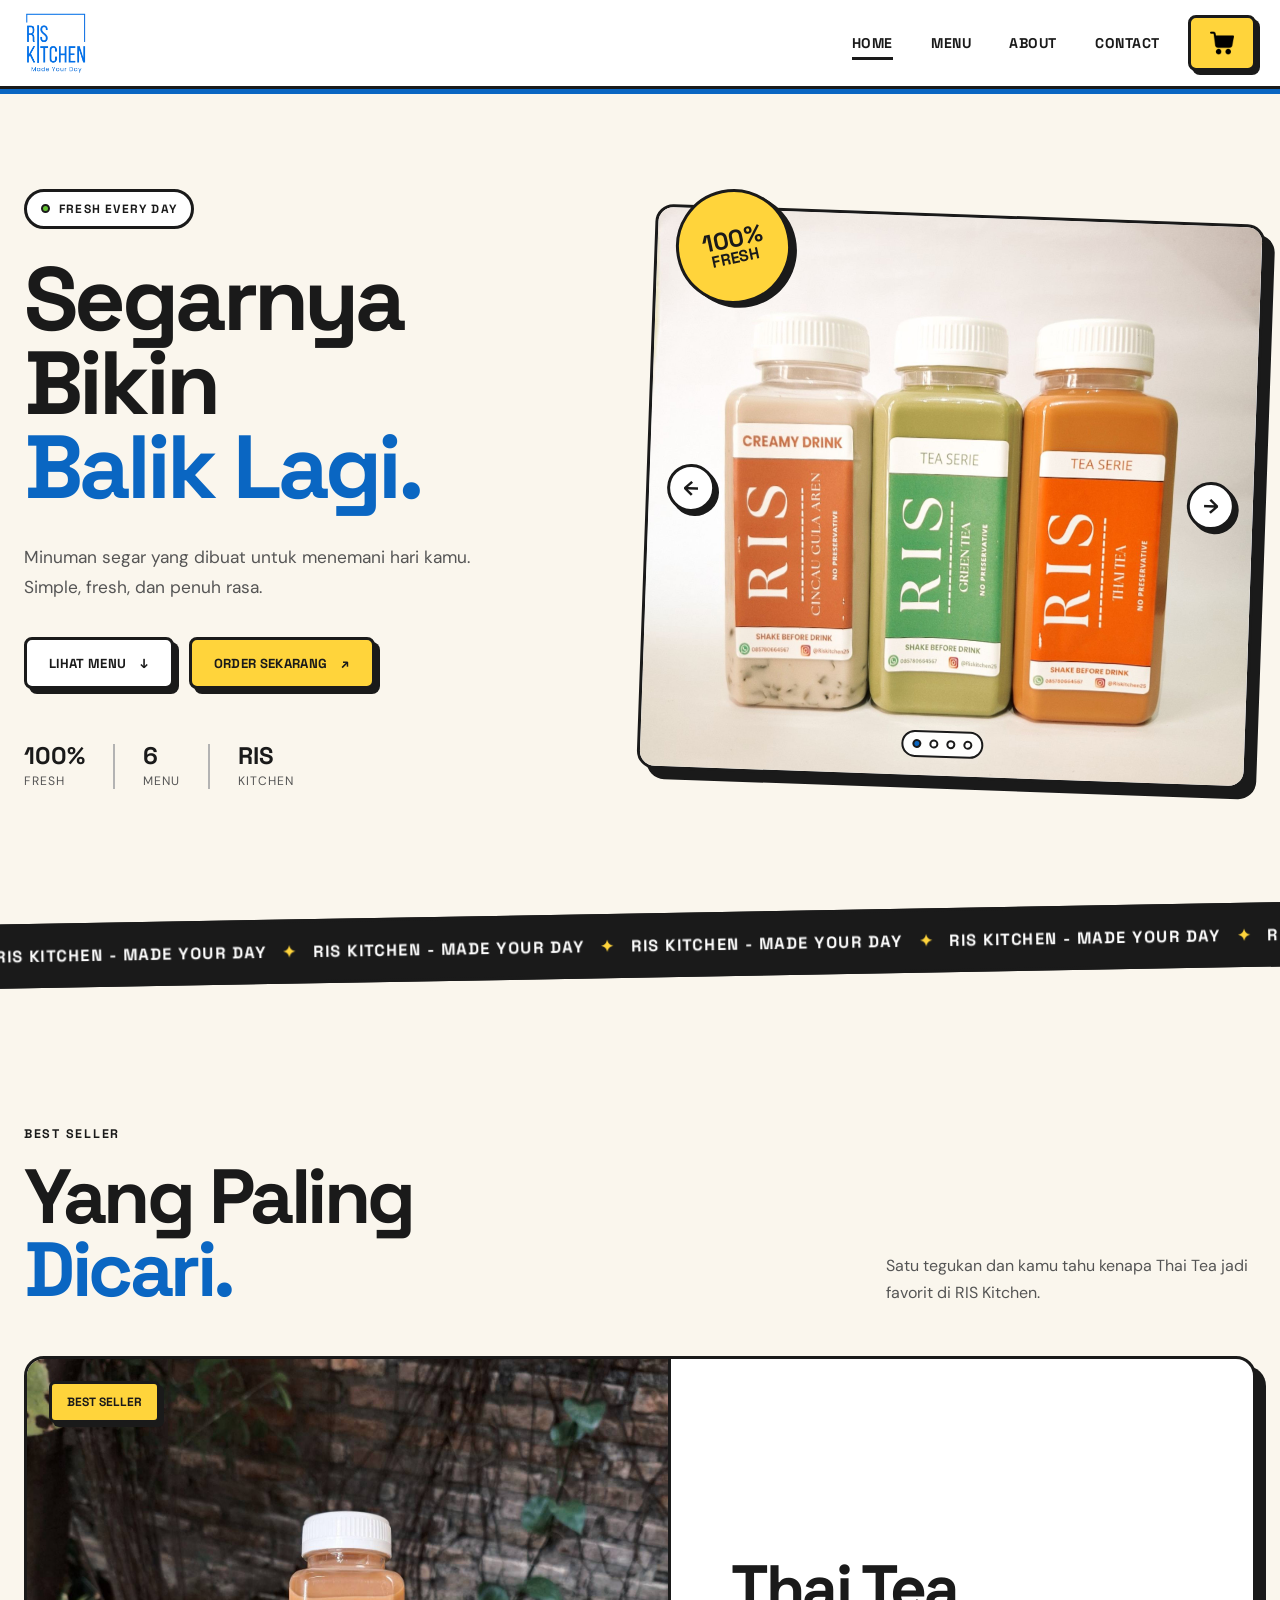
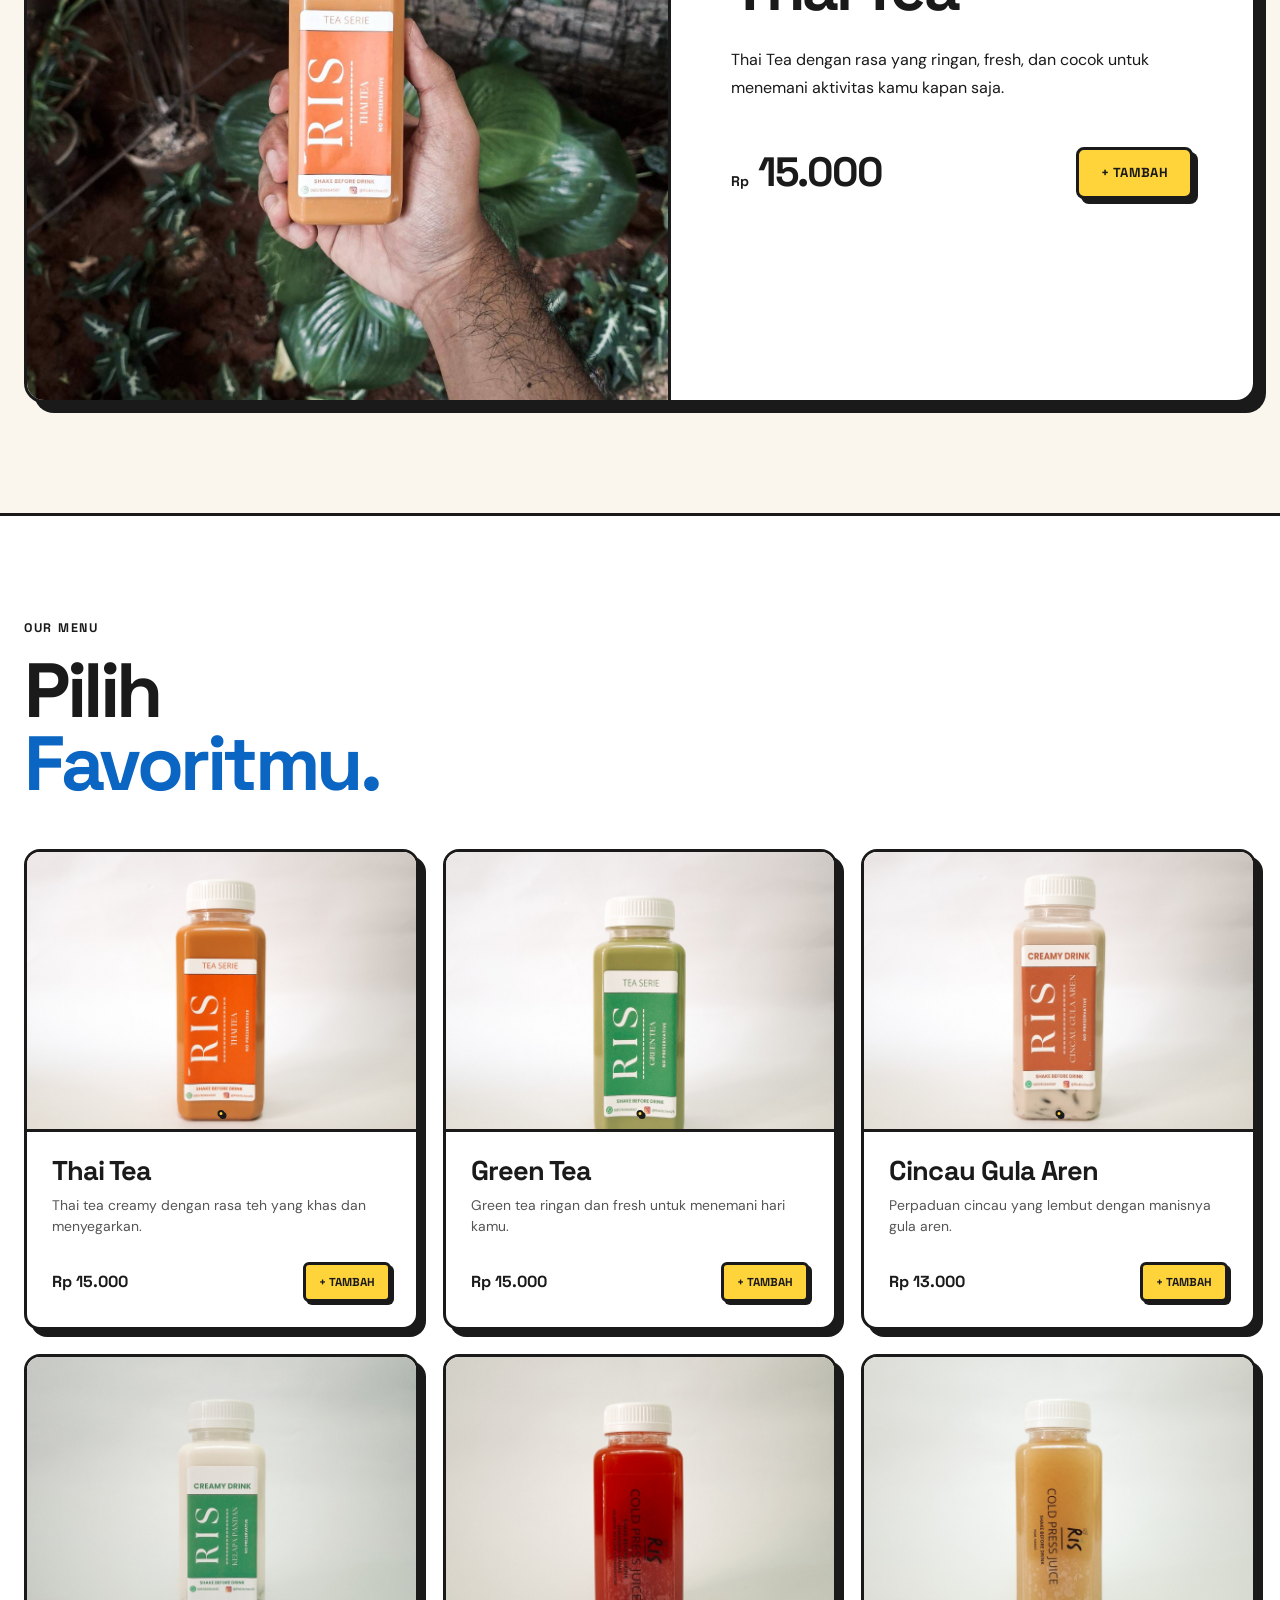
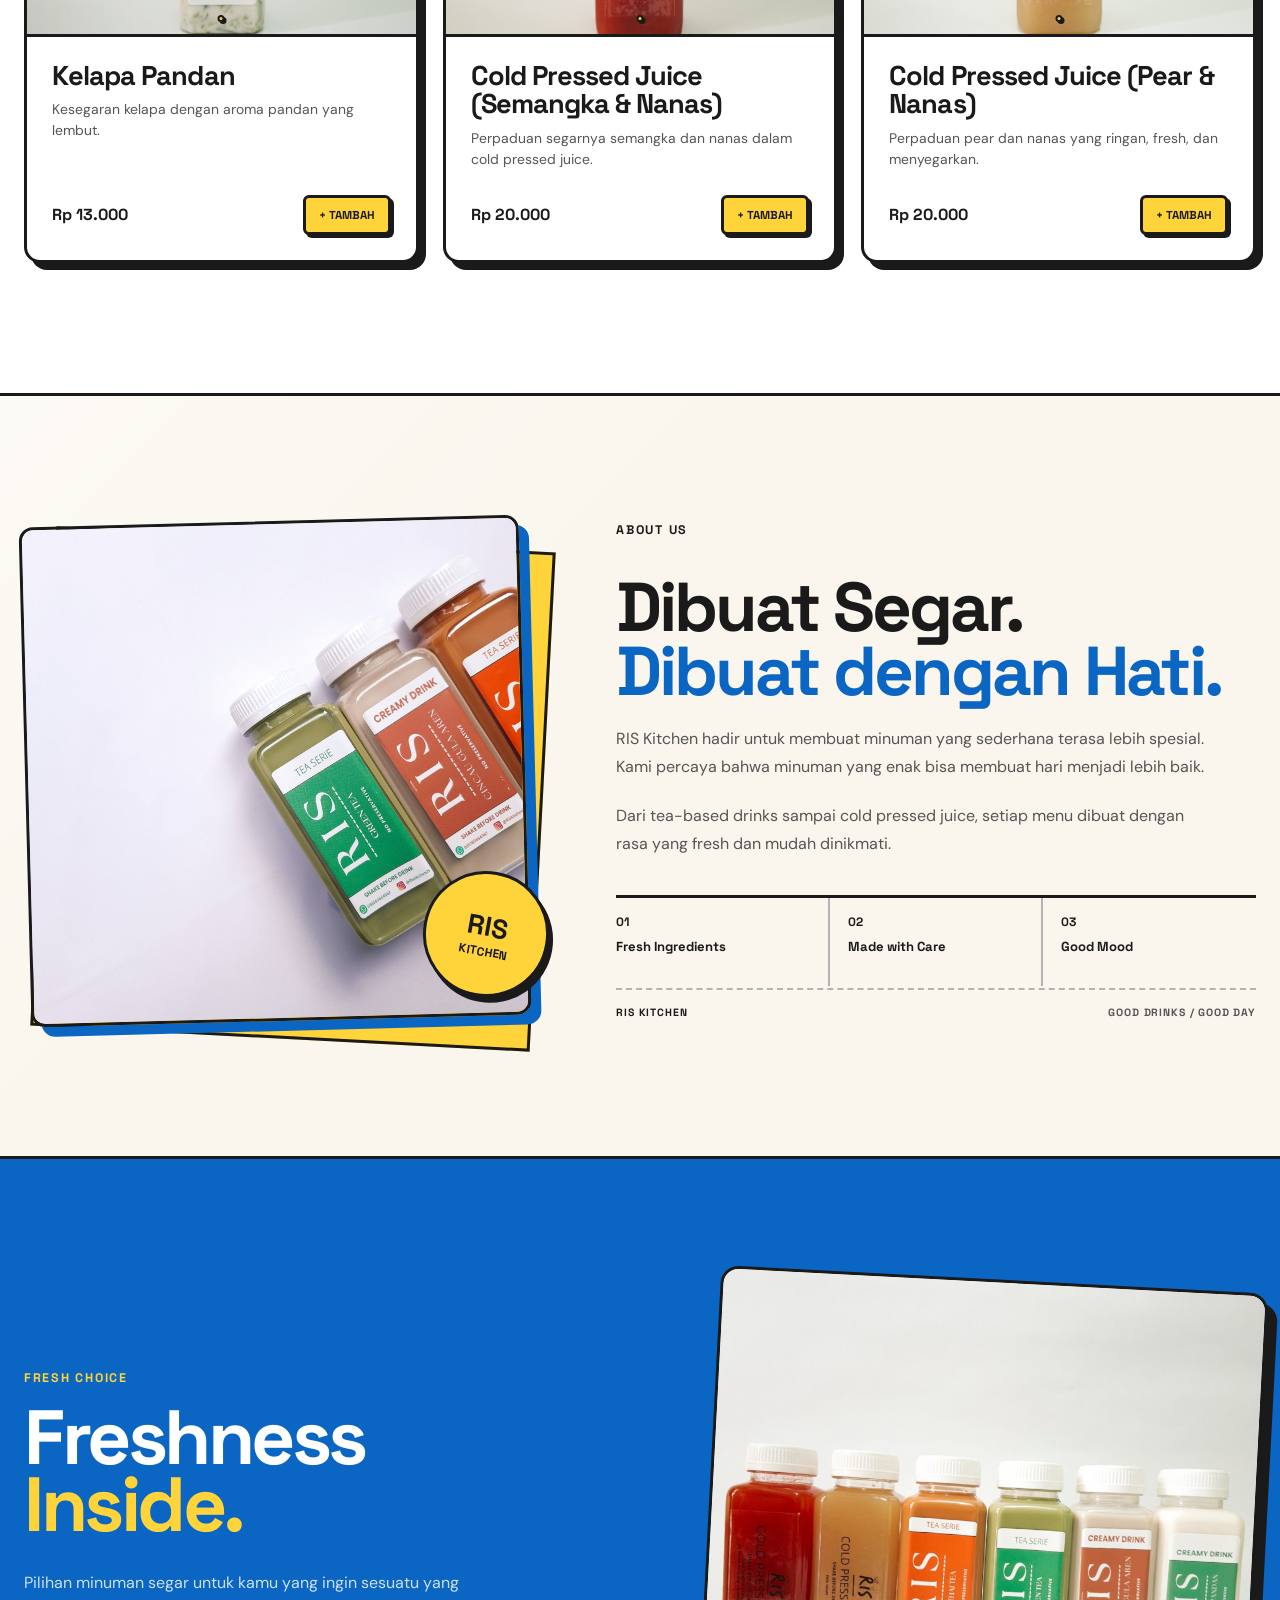
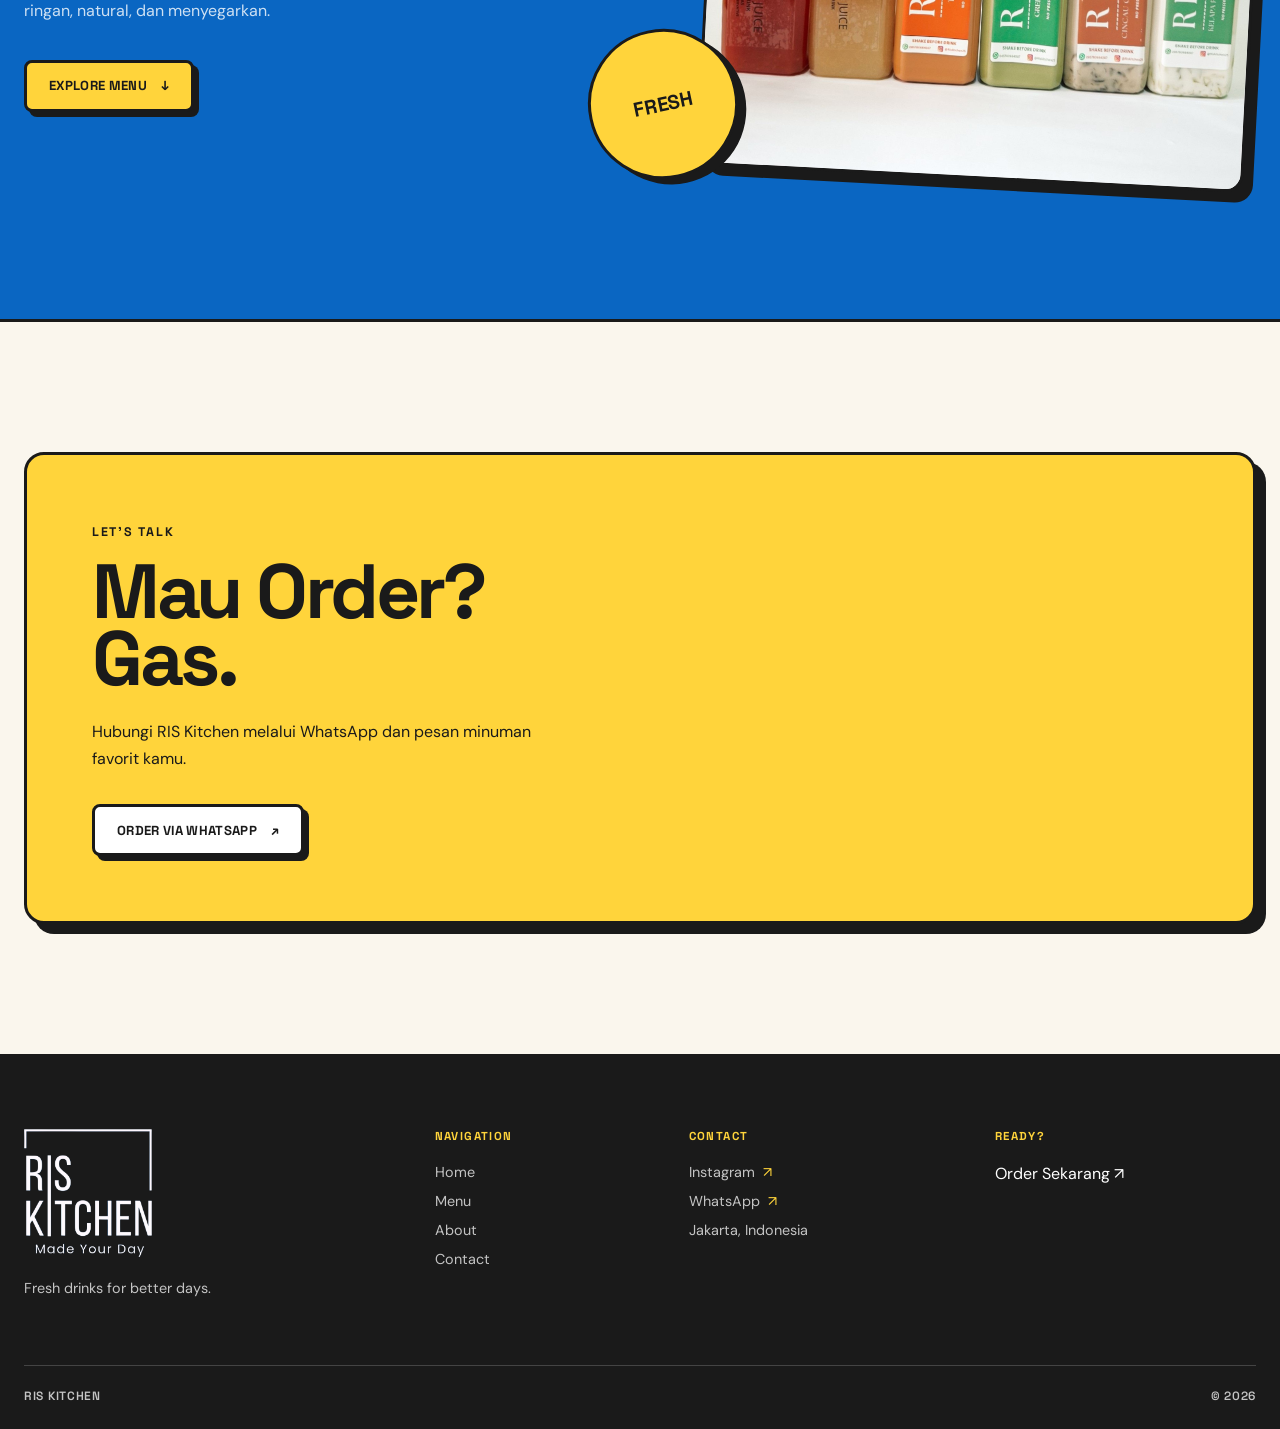
<file: index.html>
<!DOCTYPE html>

<html lang="id">
<head>
<meta charset="utf-8"/>
<meta content="width=device-width, initial-scale=1.0" name="viewport"/>
<title>RIS Kitchen — Made Your Day</title>
<meta content="RIS Kitchen menyediakan minuman segar seperti Thai Tea, Green Tea, Cincau Gula Aren, Kelapa Pandan, dan Cold Pressed Juice." name="description"/>
<!-- Google Fonts -->
<link href="https://fonts.googleapis.com" rel="preconnect"/>
<link crossorigin="" href="https://fonts.gstatic.com" rel="preconnect"/>
<link href="https://fonts.googleapis.com/css2?family=DM+Sans:wght@400;500;600;700&amp;family=Space+Grotesk:wght@400;500;600;700&amp;family=Syne:wght@600;700;800&amp;display=swap" rel="stylesheet"/>
<!-- CSS -->
<link href="style.css" rel="stylesheet"/>
<!-- Favicon -->
<link rel="icon" type="image/x-icon" href="/assets/logo.webp">
</head>
<body>
<!-- =========================
         NAVBAR
    ========================== -->
<header class="navbar" id="navbar">
    <div class="container nav-container">
        <a class="logo-link" href="index.html">
            <img alt="RIS Kitchen" class="nav-logo" src="assets/logo_blue.webp"/>
        </a>
        
        <nav class="nav-menu">
            <a class="nav-link active" href="#home">Home</a>
            <a class="nav-link" href="#menu">Menu</a>
            <a class="nav-link" href="#about">About</a>
            <a class="nav-link" href="#contact">Contact</a>
        </nav>

        <div class="nav-actions-mobile">
            <a class="nav-order" data-order="" href="#order-modal" rel="noopener noreferrer" target="_blank">
                <img class="cart-icon" alt="cart" src="assets/cart.png">
            </a>
            <button aria-label="Buka menu" class="mobile-menu-button" id="mobileMenuButton" type="button">
                <span></span>
                <span></span>
                <span></span>
            </button>
        </div>
    </div>

    <div class="mobile-menu" id="mobileMenu">
        <a href="#home">Home</a>
        <a href="#menu">Menu</a>
        <a href="#about">About</a>
        <a href="#contact">Contact</a>
    </div>
</header>
<!-- =========================
         HERO
    ========================== -->
<main>
<section class="hero-section" id="home">
<div class="container hero-grid">
<div class="hero-content">
<div class="hero-label">
<span class="hero-label-dot"></span>
                        FRESH EVERY DAY
                    </div>
<h1>
                        Segarnya Bikin
                        <span>Balik Lagi.</span>
</h1>
<p class="hero-description">
                        Minuman segar yang dibuat untuk menemani hari kamu.
                        Simple, fresh, dan penuh rasa.
                    </p>
<div class="hero-actions">
<a class="primary-button" href="#menu">
                            Lihat Menu
                            <span>↓</span>
</a>
<a class="secondary-button" data-open-area-modal="">
                            Order Sekarang
                            <span>↗</span>
</a>
</div>
<div class="hero-info">
<div>
<strong>100%</strong>
<span>Fresh</span>
</div>
<div>
<strong>6</strong>
<span>Menu</span>
</div>
<div>
<strong>RIS</strong>
<span>Kitchen</span>
</div>
</div>
</div>
<div class="hero-visual">
<div aria-label="Galeri produk RIS Kitchen" class="hero-carousel" data-carousel="hero">
<div class="hero-carousel-track">
<div class="hero-carousel-slide is-active">
<img alt="Tiga produk RIS Kitchen" src="assets/Tiga 3.jpg"/>
</div>
<div class="hero-carousel-slide">
<img alt="Tiga produk RIS Kitchen tampilan kedua" src="assets/Tiga 2.jpg"/>
</div>
<div class="hero-carousel-slide">
<img alt="Tiga produk RIS Kitchen tampilan ketiga" src="assets/Tiga 1.jpg"/>
</div>
<div class="hero-carousel-slide">
<img alt="Seluruh produk RIS Kitchen" src="assets/All Product.jpg"/>
</div>
</div>
<button aria-label="Foto sebelumnya" class="carousel-arrow carousel-arrow-prev" data-carousel-prev="" type="button">
                            ←
                        </button>
<button aria-label="Foto berikutnya" class="carousel-arrow carousel-arrow-next" data-carousel-next="" type="button">
                            →
                        </button>
<div class="carousel-dots" data-carousel-dots=""></div>
</div>
<div class="hero-sticker sticker-fresh">
<span>100%</span>
                        FRESH
                    </div>
</div>
</div>
</section>
<!-- =========================
             MARQUEE
        ========================== -->
<section class="marquee-section">
<div class="marquee-track">
<span>RIS Kitchen - Made Your Day</span>
<span class="marquee-star">✦</span>
<span>RIS Kitchen - Made Your Day</span>
<span class="marquee-star">✦</span>
<span>RIS Kitchen - Made Your Day</span>
<span class="marquee-star">✦</span>
<span>RIS Kitchen - Made Your Day</span>
<span class="marquee-star">✦</span>
<span>RIS Kitchen - Made Your Day</span>
<span class="marquee-star">✦</span>
</div>
</section>
<!-- =========================
             BEST SELLER
        ========================== -->
<section class="featured-section" id="best-seller">
<div class="container">
<div class="section-heading featured-heading">
<div>
<span class="section-eyebrow">BEST SELLER</span>
<h2>
                            Yang Paling
                            <span>Dicari.</span>
</h2>
</div>
<p>
                        Satu tegukan dan kamu tahu kenapa Thai Tea
                        jadi favorit di RIS Kitchen.
                    </p>
</div>
<div class="featured-card">
<a class="featured-image" href="thai-tea.html" aria-label="Lihat detail Thai Tea">
<img alt="Thai tea RIS Kitchen" src="assets/Thai tea 2.jpg"/>
<div class="featured-tag">
                            BEST SELLER
                        </div>
</a>
<div class="featured-content">
<h3>Thai Tea</h3>
<p>
                            Thai Tea dengan rasa yang ringan,
                            fresh, dan cocok untuk menemani aktivitas
                            kamu kapan saja.
                        </p>
<div class="featured-bottom">
<div class="featured-price" aria-label="Harga Thai Tea Rp 15.000"><span class="featured-price-currency">Rp</span><strong>15.000</strong></div>
<div class="featured-actions">
<button class="black-button featured-add-button" type="button" data-add-to-cart="thai-tea">
                                    + Tambah
                                </button>
</div>
</div>
</div>
</div>
</div>
</section>
<!-- =========================
             MENU
        ========================== -->
<section class="menu-section" id="menu">
<div class="container">
<div class="section-heading">
<div>
<span class="section-eyebrow">OUR MENU</span>
<h2>
                            Pilih
                            <span>Favoritmu.</span>
</h2>
</div>
</div>
<div class="menu-grid" id="menuGrid">
<!-- Products rendered by script.js -->
</div>
</div>
</section>
<!-- =========================
             ABOUT
        ========================== -->
<section class="about-section" id="about">
<div class="container about-grid">
<div class="about-image-wrapper">
<img alt="RIS Kitchen" class="about-image" src="assets/Tiga 2.jpg"/>
<div class="about-badge">
<span>RIS</span>
                        KITCHEN
                    </div>
</div>
<div class="about-content">
<div class="about-kicker-row">
<span class="section-eyebrow">ABOUT US</span>
</div>
<h2>
                        Dibuat Segar.
                        <span>Dibuat dengan Hati.</span>
</h2>
<p>
                        RIS Kitchen hadir untuk membuat minuman yang
                        sederhana terasa lebih spesial. Kami percaya
                        bahwa minuman yang enak bisa membuat hari
                        menjadi lebih baik.
                    </p>
<p>
                        Dari tea-based drinks sampai cold pressed juice,
                        setiap menu dibuat dengan rasa yang fresh dan
                        mudah dinikmati.
                    </p>
<div class="about-points">
<div class="about-point">
<span>01</span>
<strong>Fresh Ingredients</strong>
</div>
<div class="about-point">
<span>02</span>
<strong>Made with Care</strong>
</div>
<div class="about-point">
<span>03</span>
<strong>Good Mood</strong>
</div>
</div>
<div class="about-signature">
<span>RIS KITCHEN</span>
<span>GOOD DRINKS / GOOD DAY</span>
</div>
</div>
</div>
</section>
<!-- =========================
             FRUIT SECTION
        ========================== -->
<section class="fruit-section">
<div class="container fruit-grid">
<div class="fruit-content">
<span class="section-eyebrow">
                        FRESH CHOICE
                    </span>
<h2>
                        Freshness
                        <span>Inside.</span>
</h2>
<p>
                        Pilihan minuman segar untuk kamu yang ingin
                        sesuatu yang ringan, natural, dan menyegarkan.
                    </p>
<a class="primary-button" href="#menu">
                        Explore Menu
                        <span>↓</span>
</a>
</div>
<div class="fruit-visual">
<div class="fruit-image-large">
<img alt="Fresh drinks RIS Kitchen" src="assets/All Product.jpg"/>
</div>
<div class="fruit-circle">
                        FRESH
                    </div>
</div>
</div>
</section>
<!-- =========================
             CONTACT CTA
        ========================== -->
<section class="contact-section" id="contact">
<div class="container">
<div class="contact-card">
<div class="contact-main">
<span class="section-eyebrow">
                            LET'S TALK
                        </span>
<h2>
                            Mau Order?
                            <br>Gas.
</h2>
<p>
                            Hubungi RIS Kitchen melalui WhatsApp
                            dan pesan minuman favorit kamu.
                        </p>
<button type="button" class="contact-button" data-open-area-modal="">
    Order via WhatsApp
    <span>↗</span>
</button>
</div>
</section>
</main>
<!-- =========================
         FOOTER
    ========================== -->
<footer class="footer">
<div class="container">
<div class="footer-main">
<div class="footer-brand">
<a href="#home">
<img alt="RIS Kitchen" class="footer-logo" src="assets/logo_white.webp"/>
</a>
<p>
                        Fresh drinks for better days.
                    </p>
</div>
<div class="footer-links">
<span class="footer-title">
                        Navigation
                    </span>
<a href="#home">Home</a>
<a href="#menu">Menu</a>
<a href="#about">About</a>
<a href="#contact">Contact</a>
</div>
<div class="footer-contact">
<span class="footer-title">
                        Contact
                    </span>
<a href="https://instagram.com/riskitchenid" rel="noopener noreferrer" target="_blank">
                        Instagram
                        <span>↗</span>
</a>
<a data-whatsapp-general="" href="#whatsapp-general" rel="noopener noreferrer" target="_blank">
                        WhatsApp
                        <span>↗</span>
</a>
<span>
                        Jakarta, Indonesia
                    </span>
</div>
<div class="footer-order">
<span class="footer-title">
                        Ready?
                    </span>
<a data-open-area-modal="" style="cursor: pointer; ">
                        Order Sekarang
                        <span>↗</span>
</a>
</div>
</div>
<div class="footer-bottom">
<span>
                    RIS Kitchen
                </span>
<span>
                    © 2026
                </span>
</div>
</div>
</footer>
<!-- =========================
         JAVASCRIPT
    ========================== -->
<script src="script.js"></script>
</body>
</html>
</file>
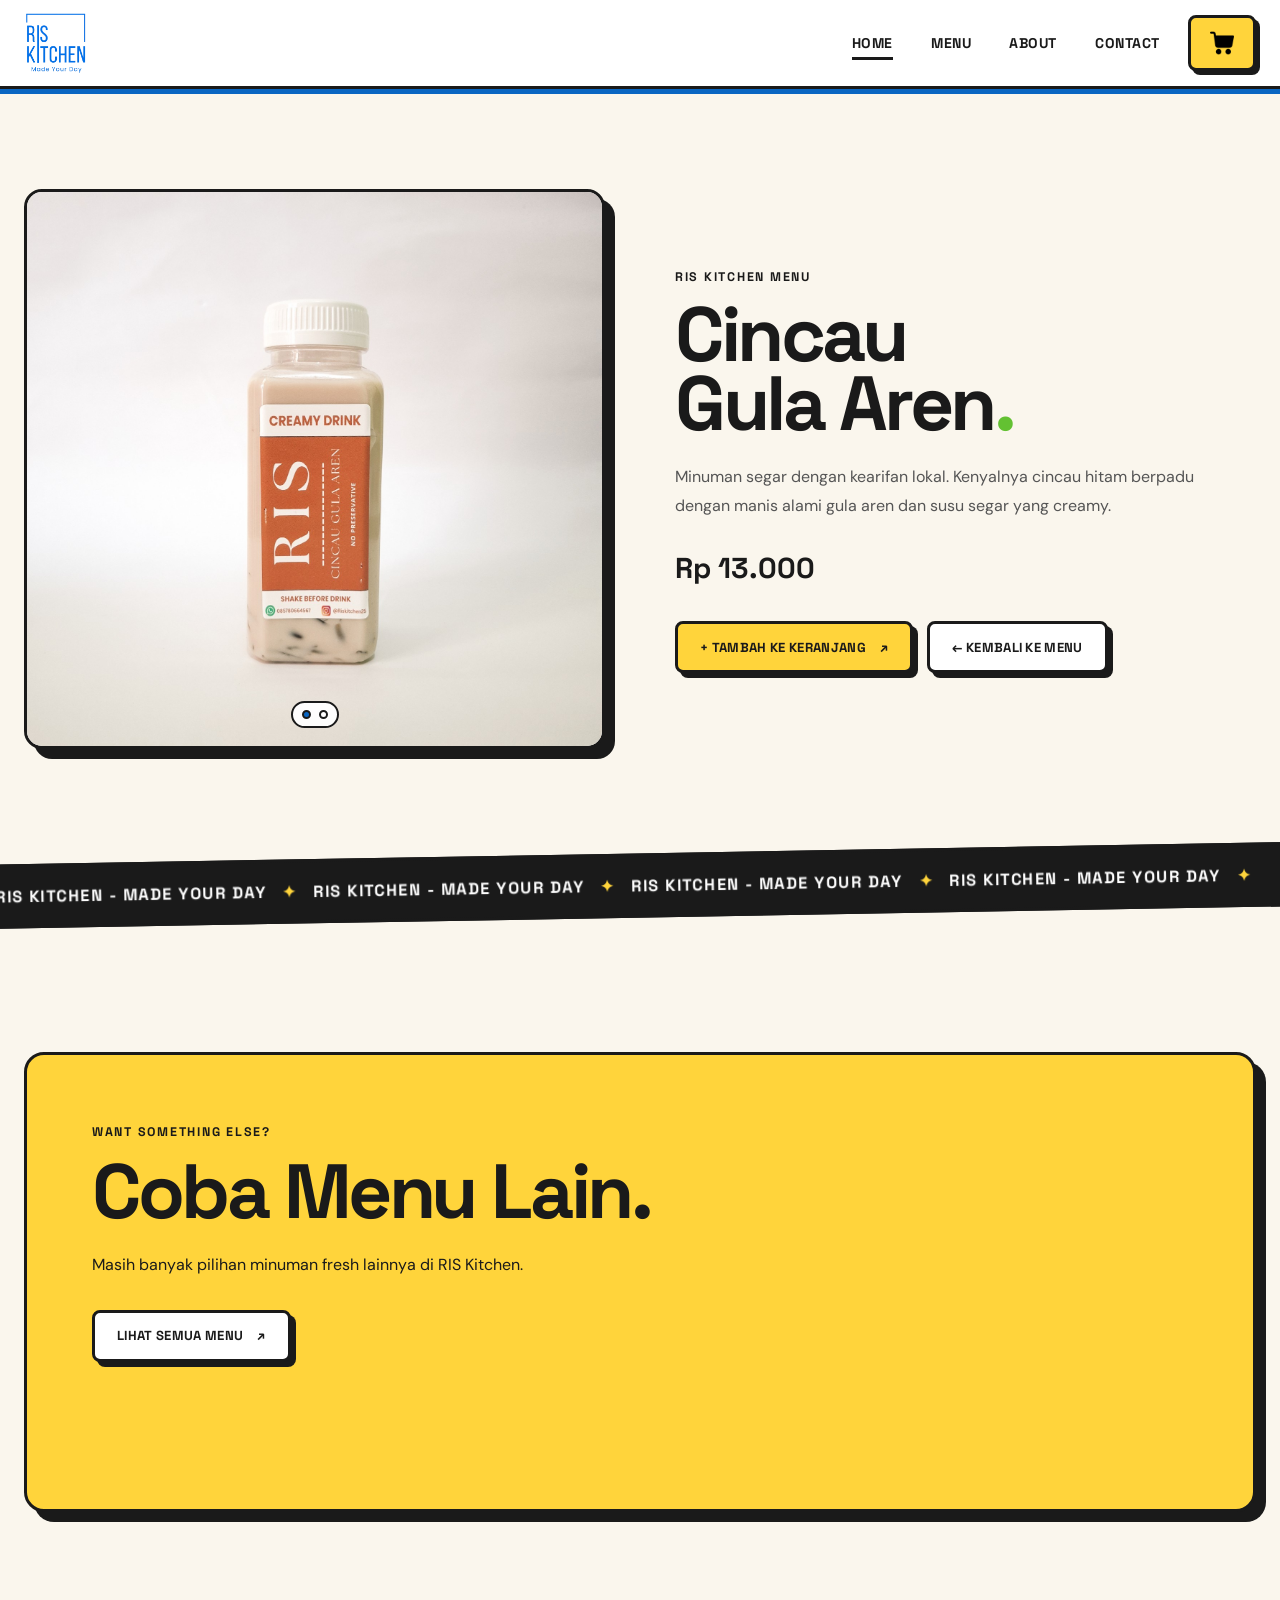
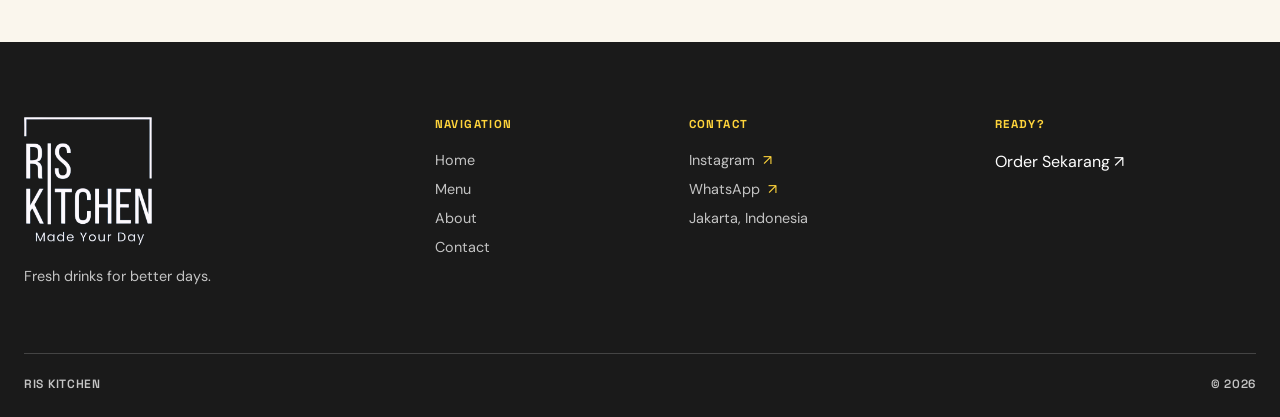
<file: cincau-gula-aren.html>
<!DOCTYPE html>

<html lang="id">
<head>
<meta charset="utf-8"/>
<meta content="width=device-width, initial-scale=1.0" name="viewport"/>
<title>Cincau Gula Aren — RIS Kitchen</title>
<meta content="Cincau Gula Aren RIS Kitchen — minuman fresh untuk menemani hari kamu." name="description"/>
<link href="https://fonts.googleapis.com" rel="preconnect"/>
<link crossorigin="" href="https://fonts.gstatic.com" rel="preconnect"/>
<link href="https://fonts.googleapis.com/css2?family=DM+Sans:wght@400;500;600;700&amp;family=Space+Grotesk:wght@400;500;600;700&amp;family=Syne:wght@600;700;800&amp;display=swap" rel="stylesheet"/>
<link href="style.css" rel="stylesheet"/>
<link rel="icon" type="image/x-icon" href="/assets/logo.webp">
</head>
<body class="detail-page" data-product-id="cincau-gula-aren">
<header class="navbar" id="navbar">
    <div class="container nav-container">
        <a class="logo-link" href="index.html">
            <img alt="RIS Kitchen" class="nav-logo" src="assets/logo_blue.webp"/>
        </a>
        
        <nav class="nav-menu">
            <a class="nav-link active" href="index.html#home">Home</a>
            <a class="nav-link" href="index.html#menu">Menu</a>
            <a class="nav-link" href="index.html#about">About</a>
            <a class="nav-link" href="index.html#contact">Contact</a>
        </nav>

        <div class="nav-actions-mobile">
            <a class="nav-order" data-order="" href="#order-modal" rel="noopener noreferrer" target="_blank">
                <img class="cart-icon" alt="cart" src="assets/cart.png">
            </a>
            <button aria-label="Buka menu" class="mobile-menu-button" id="mobileMenuButton" type="button">
                <span></span>
                <span></span>
                <span></span>
            </button>
        </div>
    </div>

    <div class="mobile-menu" id="mobileMenu">
        <a href="index.html#home">Home</a>
        <a href="index.html#menu">Menu</a>
        <a href="index.html#about">About</a>
        <a href="index.html#contact">Contact</a>
    </div>
</header>
<main>
<section class="product-detail-section">
<div class="container">
<div class="product-detail-grid">
<div aria-label="Galeri Cincau Gula Aren" class="product-detail-image product-carousel" data-product-carousel="">
<div class="product-carousel-track">
<div class="product-carousel-slide is-active">
<img alt="Cincau Gula Aren RIS Kitchen — foto 1" loading="eager" src="assets/Cincau 1.jpg"/>
</div>
<div class="product-carousel-slide">
<img alt="Cincau Gula Aren RIS Kitchen — foto 2" loading="lazy" src="assets/Cincau 2.jpg"/>
</div>
</div>
<button aria-label="Foto sebelumnya" class="carousel-arrow carousel-arrow-prev" data-carousel-prev="" type="button">←</button>
<button aria-label="Foto berikutnya" class="carousel-arrow carousel-arrow-next" data-carousel-next="" type="button">→</button>
<div class="carousel-dots" data-carousel-dots=""></div>
</div>
<div class="product-detail-content">
<span class="section-eyebrow">RIS KITCHEN MENU</span>
<h1>Cincau Gula Aren<span style="color: var(--green);">.</span></h1>
<p>Minuman segar dengan kearifan lokal. Kenyalnya cincau hitam berpadu dengan manis alami gula aren dan susu segar yang creamy.</p>
<div class="product-detail-price">Rp 13.000</div>
<div class="product-detail-actions">
<a class="primary-button" data-order="" href="#order-modal" style="background-color: #FFD43B;">
                            Order Sekarang <span>↗</span>
</a>
<a class="secondary-button" href="index.html#menu" style="background-color: white;">← Kembali ke Menu</a>
</div>
</div>
</div>
</div>
</section>
<section class="marquee-section">
<div class="marquee-track">
<span>RIS Kitchen - Made Your Day</span><span class="marquee-star">✦</span>
<span>RIS Kitchen - Made Your Day</span><span class="marquee-star">✦</span>
<span>RIS Kitchen - Made Your Day</span><span class="marquee-star">✦</span>
<span>RIS Kitchen - Made Your Day</span><span class="marquee-star">✦</span>
</div>
</section>
<section class="contact-section">
<div class="container">
<div class="contact-card">
<div class="contact-main">
<span class="section-eyebrow">WANT SOMETHING ELSE?</span>
<h2>Coba Menu Lain.</h2>
<p>Masih banyak pilihan minuman fresh lainnya di RIS Kitchen.</p>
<a class="contact-button" href="index.html#menu">Lihat Semua Menu <span>↗</span></a>
</div>
</div>
</section>
</main>
<footer class="footer">
<div class="container">
<div class="footer-main">
<div class="footer-brand">
<a href="index.html#home">
<img alt="RIS Kitchen" class="footer-logo" src="assets/logo_white.webp"/>
</a>
<p>
                        Fresh drinks for better days.
                    </p>
</div>
<div class="footer-links">
<span class="footer-title">
                        Navigation
                    </span>
<a href="index.html#home">Home</a>
<a href="index.html#menu">Menu</a>
<a href="index.html#about">About</a>
<a href="index.html#contact">Contact</a>
</div>
<div class="footer-contact">
<span class="footer-title">
                        Contact
                    </span>
<a href="https://instagram.com/riskitchenid" rel="noopener noreferrer" target="_blank">
                        Instagram
                        <span>↗</span>
</a>
<a data-whatsapp-general="" href="#whatsapp-general" rel="noopener noreferrer" target="_blank">
                        WhatsApp
                        <span>↗</span>
</a>
<span>
                        Jakarta, Indonesia
                    </span>
</div>
<div class="footer-order">
<span class="footer-title">
                        Ready?
                    </span>
<a data-open-area-modal="" style="cursor: pointer; ">
                        Order Sekarang
                        <span>↗</span>
</a>
</div>
</div>
<div class="footer-bottom">
<span>
                    RIS Kitchen
                </span>
<span>
                    © 2026
                </span>
</div>
</div>
</footer>
<script src="script.js"></script>
</body>
</html>
</file>
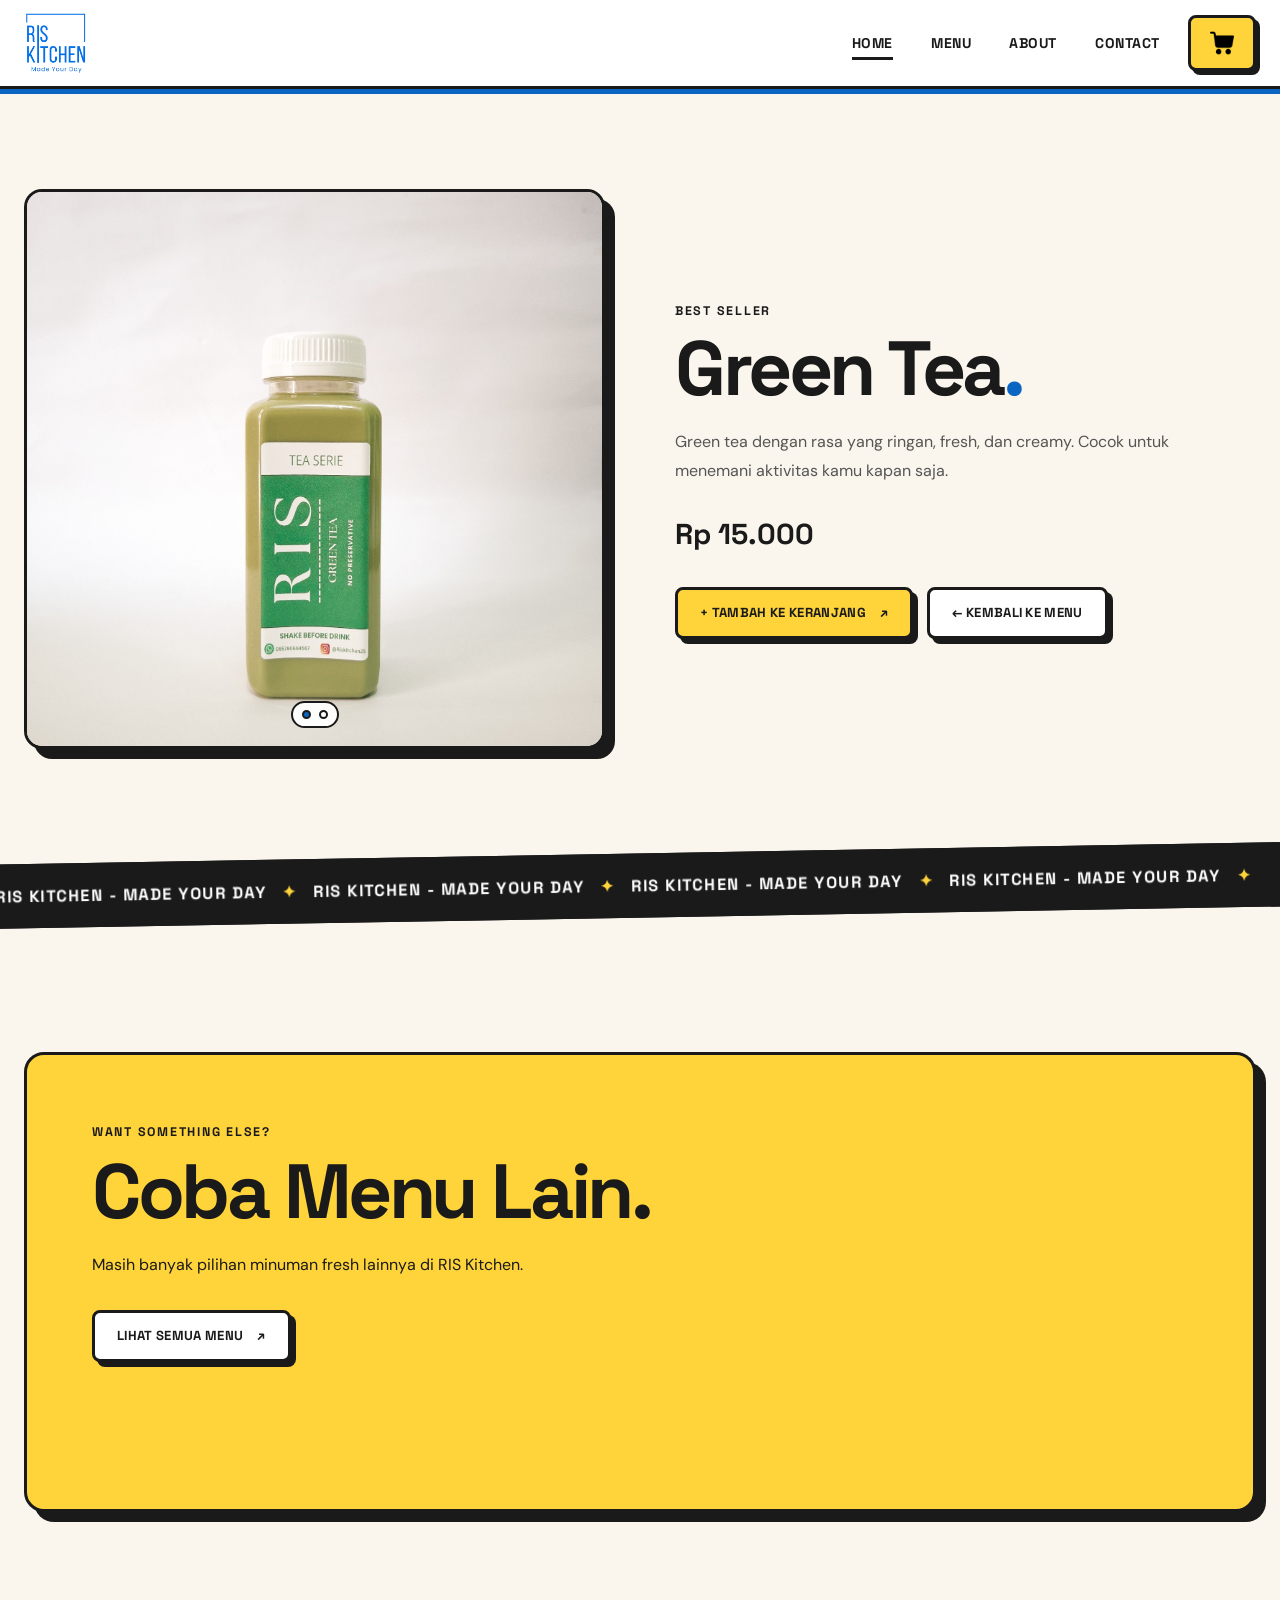
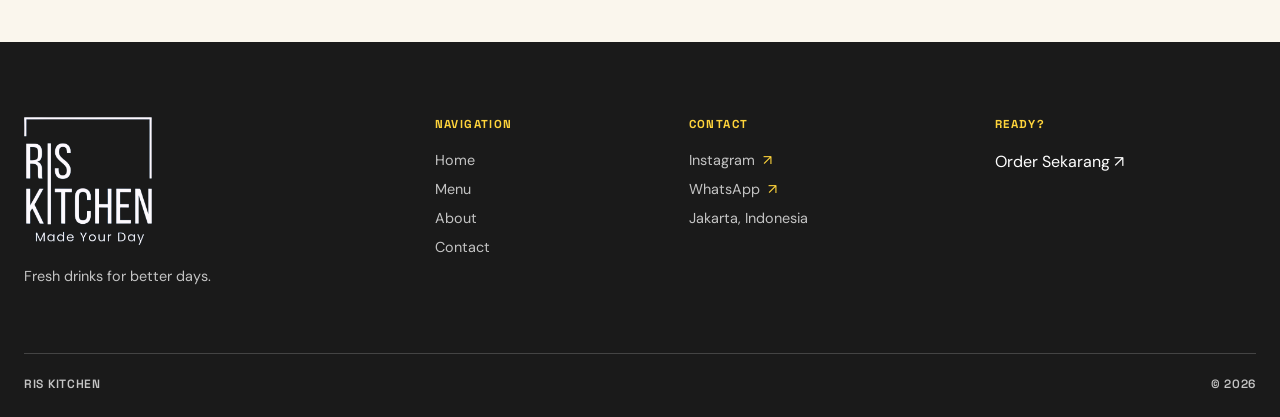
<file: green-tea.html>
<!DOCTYPE html>

<html lang="id">
<head>
<meta charset="utf-8"/>
<meta content="width=device-width, initial-scale=1.0" name="viewport"/>
<title>Green Tea — RIS Kitchen</title>
<meta content="Green Tea RIS Kitchen — minuman fresh untuk menemani hari kamu." name="description"/>
<link href="https://fonts.googleapis.com" rel="preconnect"/>
<link crossorigin="" href="https://fonts.gstatic.com" rel="preconnect"/>
<link href="https://fonts.googleapis.com/css2?family=DM+Sans:wght@400;500;600;700&amp;family=Space+Grotesk:wght@400;500;600;700&amp;family=Syne:wght@600;700;800&amp;display=swap" rel="stylesheet"/>
<link href="style.css" rel="stylesheet"/>
<link rel="icon" type="image/x-icon" href="/assets/logo.webp">
</head>
<body class="detail-page" data-product-id="green-tea">
<header class="navbar" id="navbar">
    <div class="container nav-container">
        <a class="logo-link" href="index.html">
            <img alt="RIS Kitchen" class="nav-logo" src="assets/logo_blue.webp"/>
        </a>
        
        <nav class="nav-menu">
            <a class="nav-link active" href="index.html#home">Home</a>
            <a class="nav-link" href="index.html#menu">Menu</a>
            <a class="nav-link" href="index.html#about">About</a>
            <a class="nav-link" href="index.html#contact">Contact</a>
        </nav>

        <div class="nav-actions-mobile">
            <a class="nav-order" data-order="" href="#order-modal" rel="noopener noreferrer" target="_blank">
                <img class="cart-icon" alt="cart" src="assets/cart.png">
            </a>
            <button aria-label="Buka menu" class="mobile-menu-button" id="mobileMenuButton" type="button">
                <span></span>
                <span></span>
                <span></span>
            </button>
        </div>
    </div>

    <div class="mobile-menu" id="mobileMenu">
        <a href="index.html#home">Home</a>
        <a href="index.html#menu">Menu</a>
        <a href="index.html#about">About</a>
        <a href="index.html#contact">Contact</a>
    </div>
</header>
<main>
<section class="product-detail-section">
<div class="container">
<div class="product-detail-grid">
<div aria-label="Galeri Green Tea" class="product-detail-image product-carousel" data-product-carousel="">
<div class="product-carousel-track">
<div class="product-carousel-slide is-active">
<img alt="Green Tea RIS Kitchen — foto 1" loading="eager" src="assets/Green Tea 1.jpg"/>
</div>
<div class="product-carousel-slide">
<img alt="Green Tea RIS Kitchen — foto 2" loading="lazy" src="assets/Green Tea 2.jpg"/>
</div>
</div>
<button aria-label="Foto sebelumnya" class="carousel-arrow carousel-arrow-prev" data-carousel-prev="" type="button">←</button>
<button aria-label="Foto berikutnya" class="carousel-arrow carousel-arrow-next" data-carousel-next="" type="button">→</button>
<div class="carousel-dots" data-carousel-dots=""></div>
</div>
<div class="product-detail-content">
<span class="section-eyebrow">BEST SELLER</span>
<h1>Green Tea<span style="color: var(--brand-blue);">.</span></h1>
<p>Green tea dengan rasa yang ringan, fresh, dan creamy. Cocok untuk menemani aktivitas kamu kapan saja.</p>
<div class="product-detail-price">Rp 15.000</div>
<div class="product-detail-actions">
<a class="primary-button" data-order="" href="#order-modal" style="background-color: #FFD43B;">
                            Order Sekarang <span>↗</span>
</a>
<a class="secondary-button" href="index.html#menu" style="background-color: white;">← Kembali ke Menu</a>
</div>
</div>
</div>
</div>
</section>
<section class="marquee-section">
<div class="marquee-track">
<span>RIS Kitchen - Made Your Day</span><span class="marquee-star">✦</span>
<span>RIS Kitchen - Made Your Day</span><span class="marquee-star">✦</span>
<span>RIS Kitchen - Made Your Day</span><span class="marquee-star">✦</span>
<span>RIS Kitchen - Made Your Day</span><span class="marquee-star">✦</span>
</div>
</section>
<section class="contact-section">
<div class="container">
<div class="contact-card">
<div class="contact-main">
<span class="section-eyebrow">WANT SOMETHING ELSE?</span>
<h2>Coba Menu Lain.</h2>
<p>Masih banyak pilihan minuman fresh lainnya di RIS Kitchen.</p>
<a class="contact-button" href="index.html#menu">Lihat Semua Menu <span>↗</span></a>
</div>
</div>
</section>
</main>
<footer class="footer">
<div class="container">
<div class="footer-main">
<div class="footer-brand">
<a href="index.html#home">
<img alt="RIS Kitchen" class="footer-logo" src="assets/logo_white.webp"/>
</a>
<p>
                        Fresh drinks for better days.
                    </p>
</div>
<div class="footer-links">
<span class="footer-title">
                        Navigation
                    </span>
<a href="index.html#home">Home</a>
<a href="index.html#menu">Menu</a>
<a href="index.html#about">About</a>
<a href="index.html#contact">Contact</a>
</div>
<div class="footer-contact">
<span class="footer-title">
                        Contact
                    </span>
<a href="https://instagram.com/riskitchenid" rel="noopener noreferrer" target="_blank">
                        Instagram
                        <span>↗</span>
</a>
<a data-whatsapp-general="" href="#whatsapp-general" rel="noopener noreferrer" target="_blank">
                        WhatsApp
                        <span>↗</span>
</a>
<span>
                        Jakarta, Indonesia
                    </span>
</div>
<div class="footer-order">
<span class="footer-title">
                        Ready?
                    </span>
<a data-open-area-modal="" style="cursor: pointer; ">
                        Order Sekarang
                        <span>↗</span>
</a>
</div>
</div>
<div class="footer-bottom">
<span>
                    RIS Kitchen
                </span>
<span>
                    © 2026
                </span>
</div>
</div>
</footer>
<script src="script.js"></script>
</body>
</html>
</file>
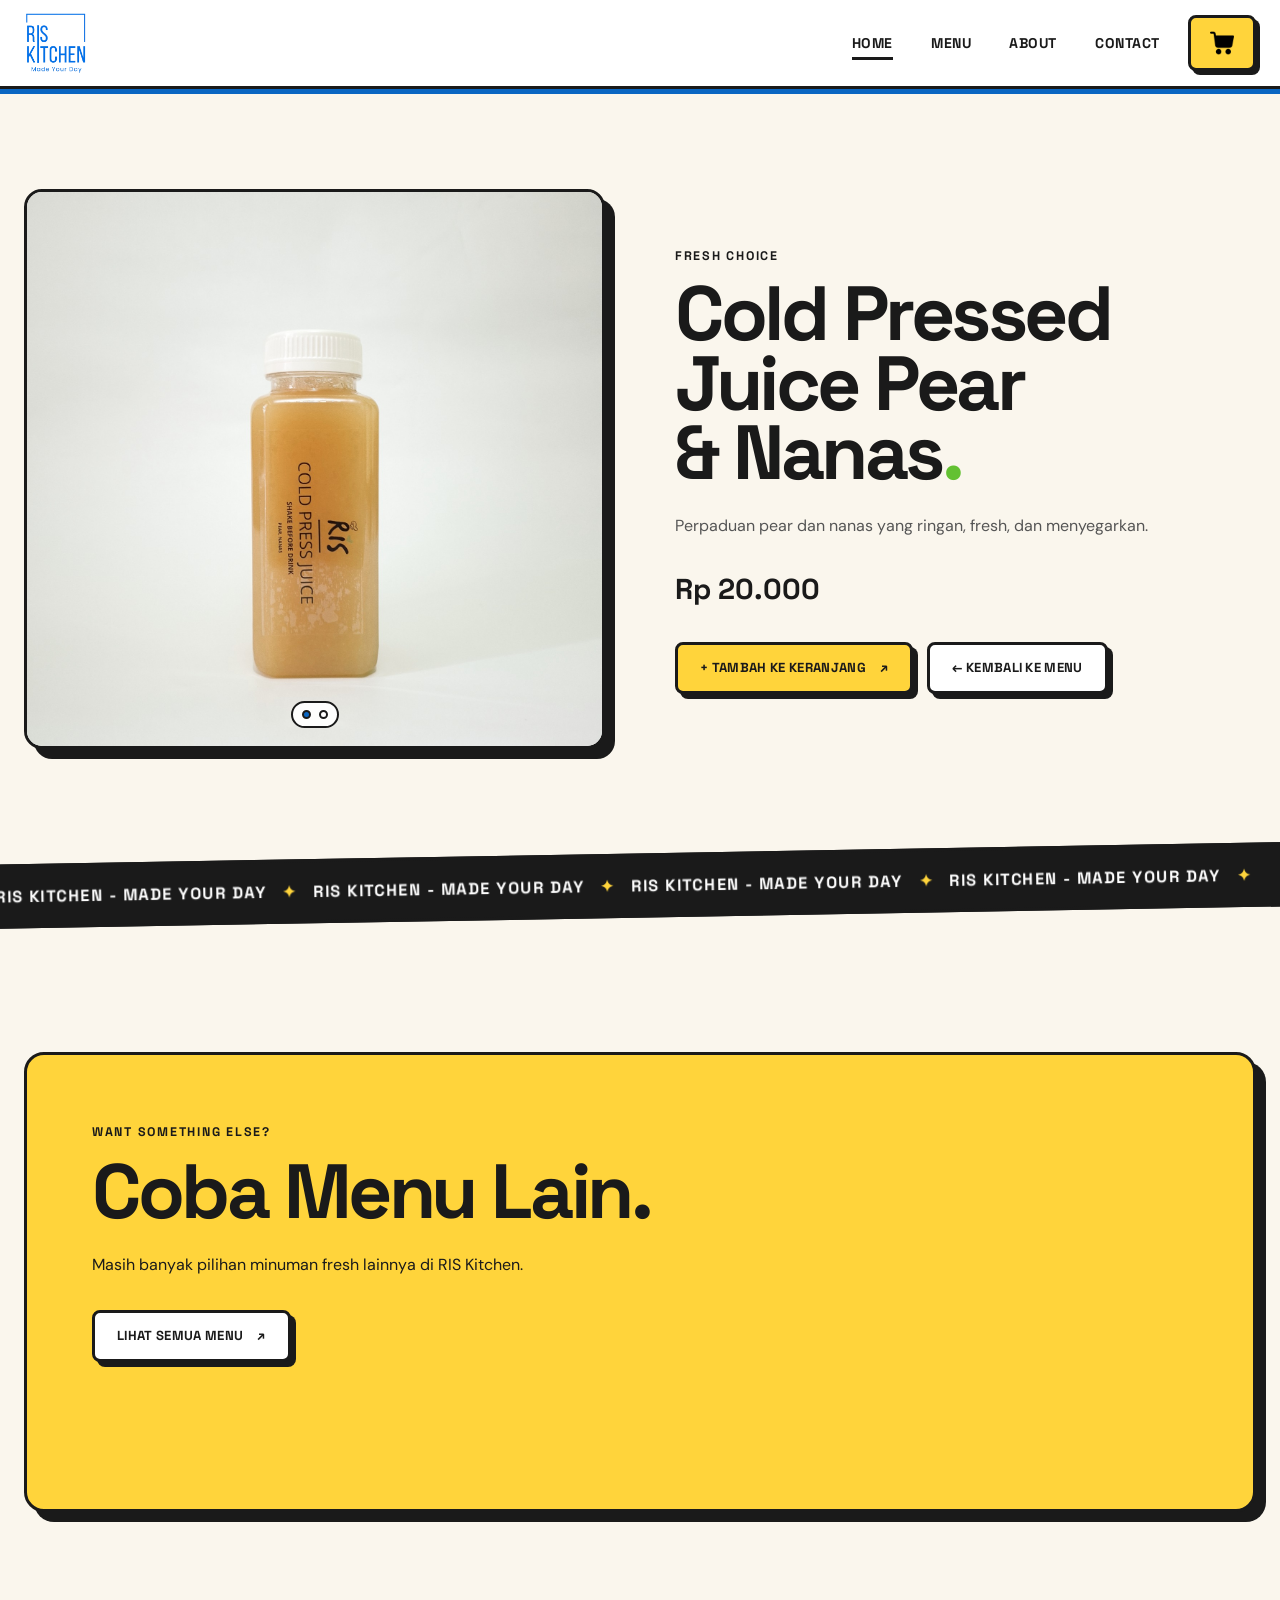
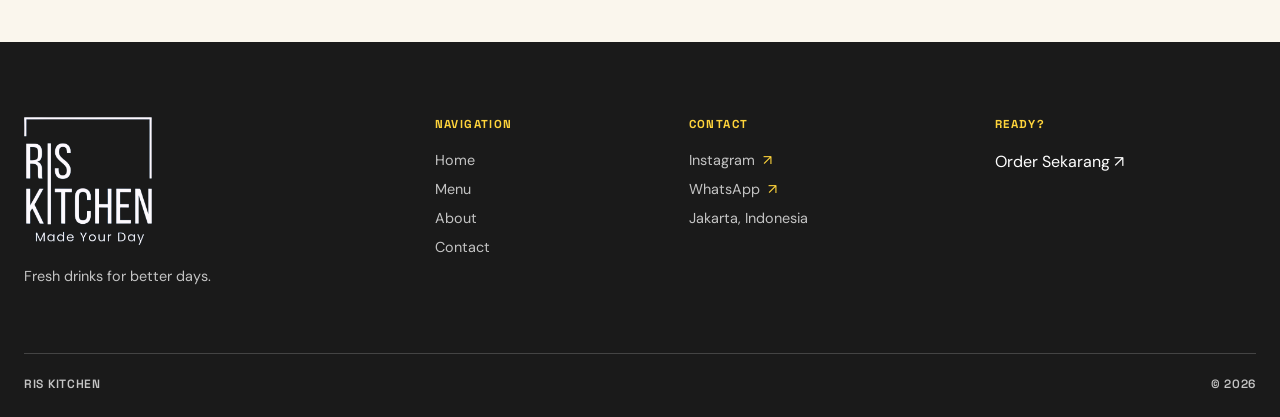
<file: jus-pear-nanas.html>
<!DOCTYPE html>

<html lang="id">
<head>
<meta charset="utf-8"/>
<meta content="width=device-width, initial-scale=1.0" name="viewport"/>
<title>Cold Pressed Juice Pear &amp; Nanas — RIS Kitchen</title>
<meta content="Cold Pressed Juice Pear &amp; Nanas RIS Kitchen — minuman fresh untuk menemani hari kamu." name="description"/>
<link href="https://fonts.googleapis.com" rel="preconnect"/>
<link crossorigin="" href="https://fonts.gstatic.com" rel="preconnect"/>
<link href="https://fonts.googleapis.com/css2?family=DM+Sans:wght@400;500;600;700&amp;family=Space+Grotesk:wght@400;500;600;700&amp;family=Syne:wght@600;700;800&amp;display=swap" rel="stylesheet"/>
<link href="style.css" rel="stylesheet"/>
<link rel="icon" type="image/x-icon" href="/assets/logo.webp">
</head>
<body class="detail-page" data-product-id="jus-pear-nanas">
<header class="navbar" id="navbar">
    <div class="container nav-container">
        <a class="logo-link" href="index.html">
            <img alt="RIS Kitchen" class="nav-logo" src="assets/logo_blue.webp"/>
        </a>
        
        <nav class="nav-menu">
            <a class="nav-link active" href="index.html#home">Home</a>
            <a class="nav-link" href="index.html#menu">Menu</a>
            <a class="nav-link" href="index.html#about">About</a>
            <a class="nav-link" href="index.html#contact">Contact</a>
        </nav>

        <div class="nav-actions-mobile">
            <a class="nav-order" data-order="" href="#order-modal" rel="noopener noreferrer" target="_blank">
                <img class="cart-icon" alt="cart" src="assets/cart.png">
            </a>
            <button aria-label="Buka menu" class="mobile-menu-button" id="mobileMenuButton" type="button">
                <span></span>
                <span></span>
                <span></span>
            </button>
        </div>
    </div>

    <div class="mobile-menu" id="mobileMenu">
        <a href="index.html#home">Home</a>
        <a href="index.html#menu">Menu</a>
        <a href="index.html#about">About</a>
        <a href="index.html#contact">Contact</a>
    </div>
</header>
<main>
<section class="product-detail-section">
<div class="container">
<div class="product-detail-grid">
<div aria-label="Galeri Cold Pressed Juice Pear &amp; Nanas" class="product-detail-image product-carousel" data-product-carousel="">
<div class="product-carousel-track">
<div class="product-carousel-slide is-active">
<img alt="Cold Pressed Juice Pear &amp; Nanas RIS Kitchen — foto 1" loading="eager" src="assets/Jus Pear Nanas 1.jpg"/>
</div>
<div class="product-carousel-slide">
<img alt="Cold Pressed Juice Pear &amp; Nanas RIS Kitchen — foto 2" loading="lazy" src="assets/Jus Pear Nanas2.jpg"/>
</div>
</div>
<button aria-label="Foto sebelumnya" class="carousel-arrow carousel-arrow-prev" data-carousel-prev="" type="button">←</button>
<button aria-label="Foto berikutnya" class="carousel-arrow carousel-arrow-next" data-carousel-next="" type="button">→</button>
<div class="carousel-dots" data-carousel-dots=""></div>
</div>
<div class="product-detail-content">
<span class="section-eyebrow">FRESH CHOICE</span>
<h1>Cold Pressed Juice Pear &amp; Nanas<span style="color: var(--green);">.</span></h1>
<p>Perpaduan pear dan nanas yang ringan, fresh, dan menyegarkan.</p>
<div class="product-detail-price">Rp 20.000</div>
<div class="product-detail-actions">
<a class="primary-button" data-order="" href="#order-modal" style="background-color: #FFD43B;">
                            Order Sekarang <span>↗</span>
</a>
<a class="secondary-button" href="index.html#menu" style="background-color: white;">← Kembali ke Menu</a>
</div>
</div>
</div>
</div>
</section>
<section class="marquee-section">
<div class="marquee-track">
<span>RIS Kitchen - Made Your Day</span><span class="marquee-star">✦</span>
<span>RIS Kitchen - Made Your Day</span><span class="marquee-star">✦</span>
<span>RIS Kitchen - Made Your Day</span><span class="marquee-star">✦</span>
<span>RIS Kitchen - Made Your Day</span><span class="marquee-star">✦</span>
</div>
</section>
<section class="contact-section">
<div class="container">
<div class="contact-card">
<div class="contact-main">
<span class="section-eyebrow">WANT SOMETHING ELSE?</span>
<h2>Coba Menu Lain.</h2>
<p>Masih banyak pilihan minuman fresh lainnya di RIS Kitchen.</p>
<a class="contact-button" href="index.html#menu">Lihat Semua Menu <span>↗</span></a>
</div>
</div>
</section>
</main>
<footer class="footer">
<div class="container">
<div class="footer-main">
<div class="footer-brand">
<a href="index.html#home">
<img alt="RIS Kitchen" class="footer-logo" src="assets/logo_white.webp"/>
</a>
<p>
                        Fresh drinks for better days.
                    </p>
</div>
<div class="footer-links">
<span class="footer-title">
                        Navigation
                    </span>
<a href="index.html#home">Home</a>
<a href="index.html#menu">Menu</a>
<a href="index.html#about">About</a>
<a href="index.html#contact">Contact</a>
</div>
<div class="footer-contact">
<span class="footer-title">
                        Contact
                    </span>
<a href="https://instagram.com/riskitchenid" rel="noopener noreferrer" target="_blank">
                        Instagram
                        <span>↗</span>
</a>
<a data-whatsapp-general="" href="#whatsapp-general" rel="noopener noreferrer" target="_blank">
                        WhatsApp
                        <span>↗</span>
</a>
<span>
                        Jakarta, Indonesia
                    </span>
</div>
<div class="footer-order">
<span class="footer-title">
                        Ready?
                    </span>
<a data-open-area-modal="" style="cursor: pointer; ">
                        Order Sekarang
                        <span>↗</span>
</a>
</div>
</div>
<div class="footer-bottom">
<span>
                    RIS Kitchen
                </span>
<span>
                    © 2026
                </span>
</div>
</div>
</footer>
<script src="script.js"></script>
</body>
</html>
</file>
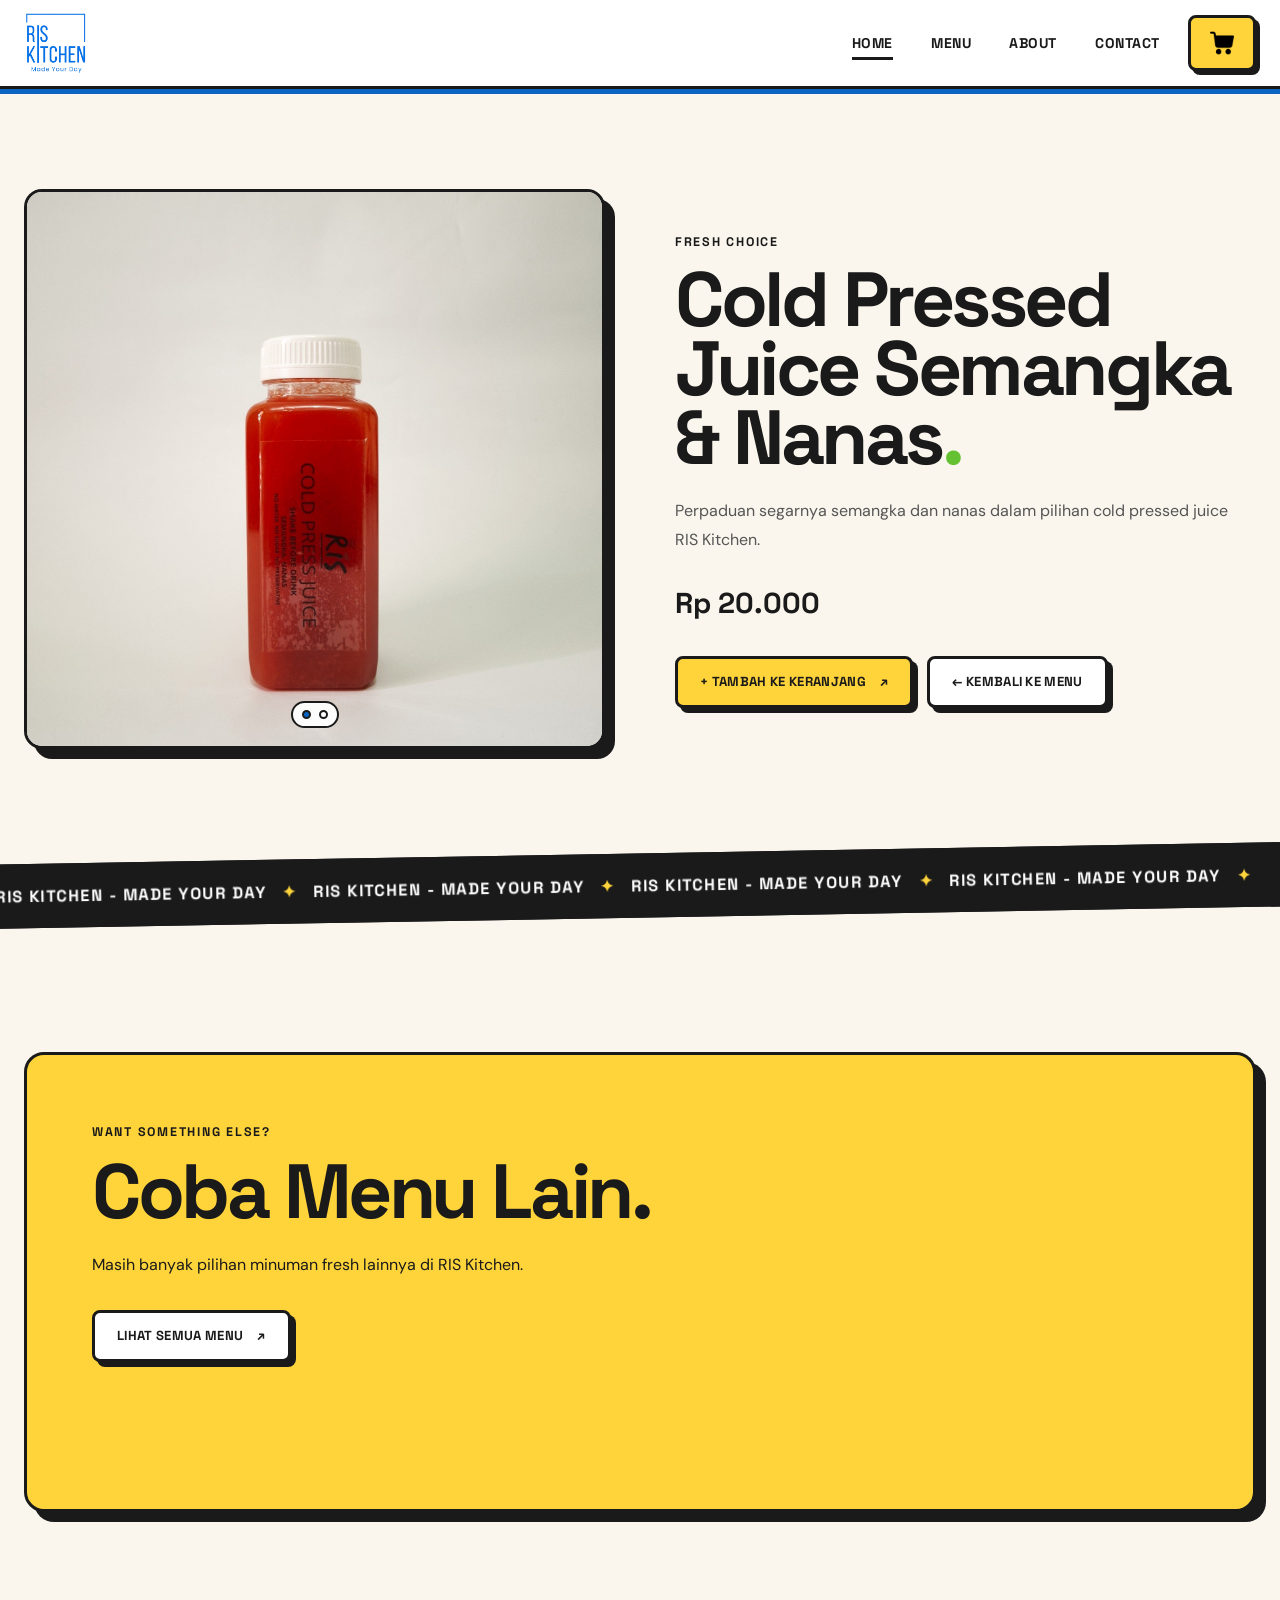
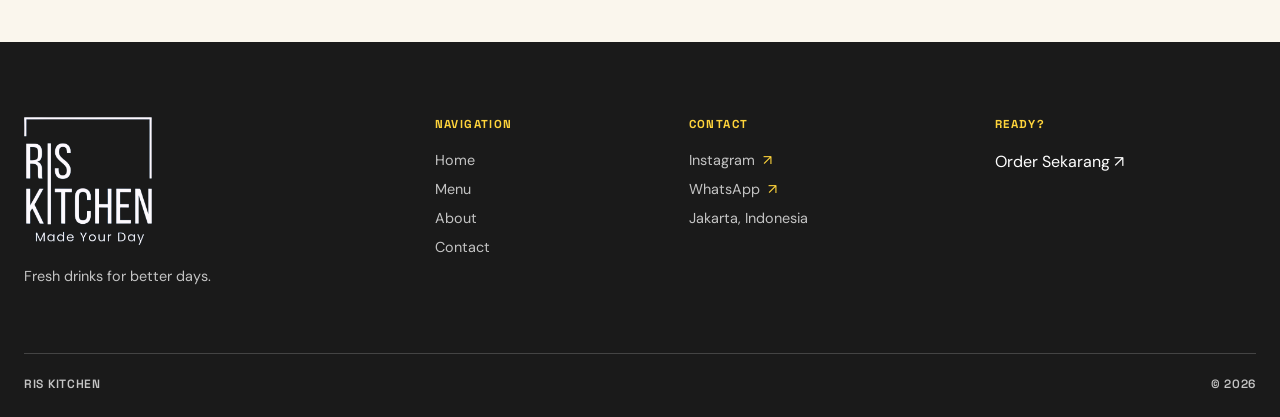
<file: jus-semangka-nanas.html>
<!DOCTYPE html>

<html lang="id">
<head>
<meta charset="utf-8"/>
<meta content="width=device-width, initial-scale=1.0" name="viewport"/>
<title>Cold Pressed Juice Semangka &amp; Nanas — RIS Kitchen</title>
<meta content="Cold Pressed Juice Semangka &amp; Nanas RIS Kitchen — minuman fresh untuk menemani hari kamu." name="description"/>
<link href="https://fonts.googleapis.com" rel="preconnect"/>
<link crossorigin="" href="https://fonts.gstatic.com" rel="preconnect"/>
<link href="https://fonts.googleapis.com/css2?family=DM+Sans:wght@400;500;600;700&amp;family=Space+Grotesk:wght@400;500;600;700&amp;family=Syne:wght@600;700;800&amp;display=swap" rel="stylesheet"/>
<link href="style.css" rel="stylesheet"/>
<link rel="icon" type="image/x-icon" href="/assets/logo.webp">
</head>
<body class="detail-page" data-product-id="jus-semangka-nanas">
<header class="navbar" id="navbar">
    <div class="container nav-container">
        <a class="logo-link" href="index.html">
            <img alt="RIS Kitchen" class="nav-logo" src="assets/logo_blue.webp"/>
        </a>
        
        <nav class="nav-menu">
            <a class="nav-link active" href="index.html#home">Home</a>
            <a class="nav-link" href="index.html#menu">Menu</a>
            <a class="nav-link" href="index.html#about">About</a>
            <a class="nav-link" href="index.html#contact">Contact</a>
        </nav>

        <div class="nav-actions-mobile">
            <a class="nav-order" data-order="" href="#order-modal" rel="noopener noreferrer" target="_blank">
                <img class="cart-icon" alt="cart" src="assets/cart.png">
            </a>
            <button aria-label="Buka menu" class="mobile-menu-button" id="mobileMenuButton" type="button">
                <span></span>
                <span></span>
                <span></span>
            </button>
        </div>
    </div>

    <div class="mobile-menu" id="mobileMenu">
        <a href="index.html#home">Home</a>
        <a href="index.html#menu">Menu</a>
        <a href="index.html#about">About</a>
        <a href="index.html#contact">Contact</a>
    </div>
</header>
<main>
<section class="product-detail-section">
<div class="container">
<div class="product-detail-grid">
<div aria-label="Galeri Cold Pressed Juice Semangka &amp; Nanas" class="product-detail-image product-carousel" data-product-carousel="">
<div class="product-carousel-track">
<div class="product-carousel-slide is-active">
<img alt="Cold Pressed Juice Semangka &amp; Nanas RIS Kitchen — foto 1" loading="eager" src="assets/Jus Semangka Nanas.jpg"/>
</div>
<div class="product-carousel-slide">
<img alt="Cold Pressed Juice Semangka &amp; Nanas RIS Kitchen — foto 2" loading="lazy" src="assets/Jus Semangka Nanas 2.jpg"/>
</div>
</div>
<button aria-label="Foto sebelumnya" class="carousel-arrow carousel-arrow-prev" data-carousel-prev="" type="button">←</button>
<button aria-label="Foto berikutnya" class="carousel-arrow carousel-arrow-next" data-carousel-next="" type="button">→</button>
<div class="carousel-dots" data-carousel-dots=""></div>
</div>
<div class="product-detail-content">
<span class="section-eyebrow">FRESH CHOICE</span>
<h1>Cold Pressed Juice Semangka &amp; Nanas<span style="color: var(--green);">.</span></h1>
<p>Perpaduan segarnya semangka dan nanas dalam pilihan cold pressed juice RIS Kitchen.</p>
<div class="product-detail-price">Rp 20.000</div>
<div class="product-detail-actions">
<a class="primary-button" data-order="" href="#order-modal" style="background-color: #FFD43B;">
                            Order Sekarang <span>↗</span>
</a>
<a class="secondary-button" href="index.html#menu" style="background-color: white;">← Kembali ke Menu</a>
</div>
</div>
</div>
</div>
</section>
<section class="marquee-section">
<div class="marquee-track">
<span>RIS Kitchen - Made Your Day</span><span class="marquee-star">✦</span>
<span>RIS Kitchen - Made Your Day</span><span class="marquee-star">✦</span>
<span>RIS Kitchen - Made Your Day</span><span class="marquee-star">✦</span>
<span>RIS Kitchen - Made Your Day</span><span class="marquee-star">✦</span>
</div>
</section>
<section class="contact-section">
<div class="container">
<div class="contact-card">
<div class="contact-main">
<span class="section-eyebrow">WANT SOMETHING ELSE?</span>
<h2>Coba Menu Lain.</h2>
<p>Masih banyak pilihan minuman fresh lainnya di RIS Kitchen.</p>
<a class="contact-button" href="index.html#menu">Lihat Semua Menu <span>↗</span></a>
</div>
</div>
</section>
</main>
<footer class="footer">
<div class="container">
<div class="footer-main">
<div class="footer-brand">
<a href="index.html#home">
<img alt="RIS Kitchen" class="footer-logo" src="assets/logo_white.webp"/>
</a>
<p>
                        Fresh drinks for better days.
                    </p>
</div>
<div class="footer-links">
<span class="footer-title">
                        Navigation
                    </span>
<a href="index.html#home">Home</a>
<a href="index.html#menu">Menu</a>
<a href="index.html#about">About</a>
<a href="index.html#contact">Contact</a>
</div>
<div class="footer-contact">
<span class="footer-title">
                        Contact
                    </span>
<a href="https://instagram.com/riskitchenid" rel="noopener noreferrer" target="_blank">
                        Instagram
                        <span>↗</span>
</a>
<a data-whatsapp-general="" href="#whatsapp-general" rel="noopener noreferrer" target="_blank">
                        WhatsApp
                        <span>↗</span>
</a>
<span>
                        Jakarta, Indonesia
                    </span>
</div>
<div class="footer-order">
<span class="footer-title">
                        Ready?
                    </span>
<a data-open-area-modal="" style="cursor: pointer; ">
                        Order Sekarang
                        <span>↗</span>
</a>
</div>
</div>
<div class="footer-bottom">
<span>
                    RIS Kitchen
                </span>
<span>
                    © 2026
                </span>
</div>
</div>
</footer>
<script src="script.js"></script>
</body>
</html>
</file>
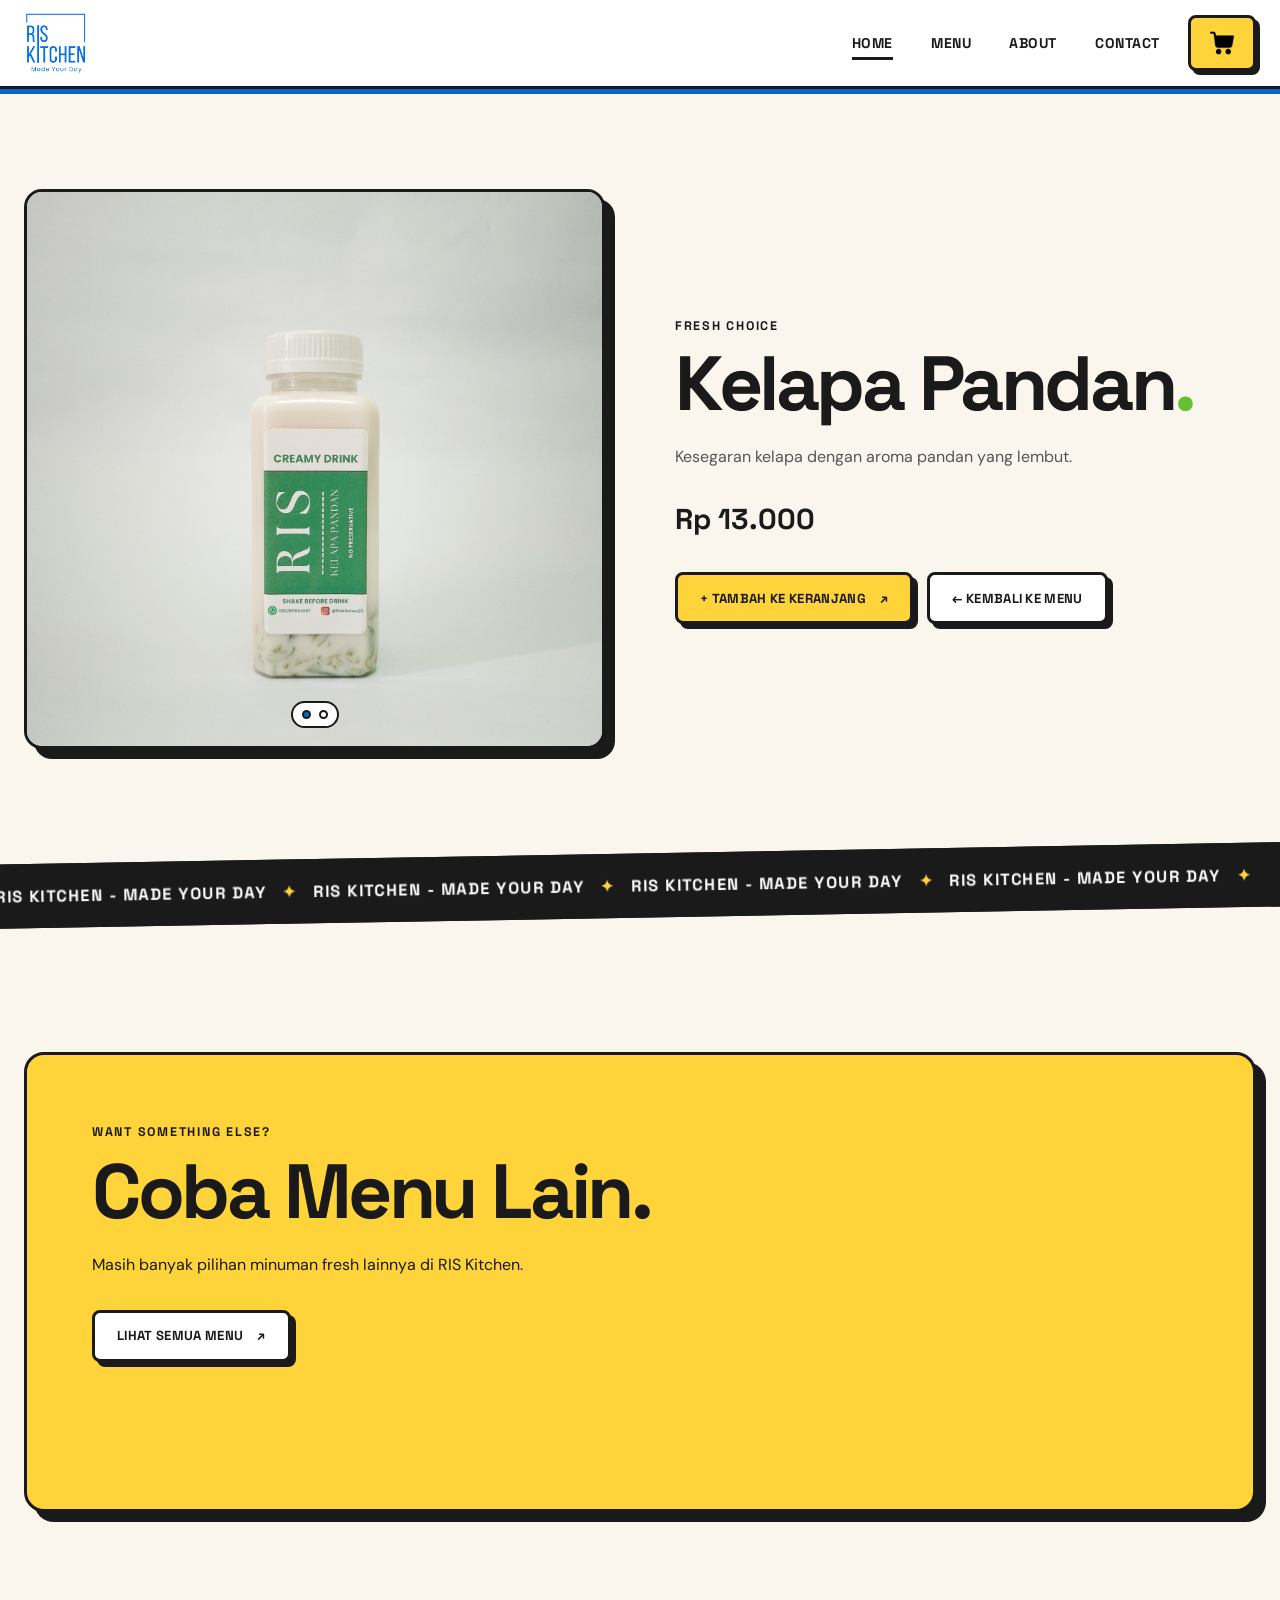
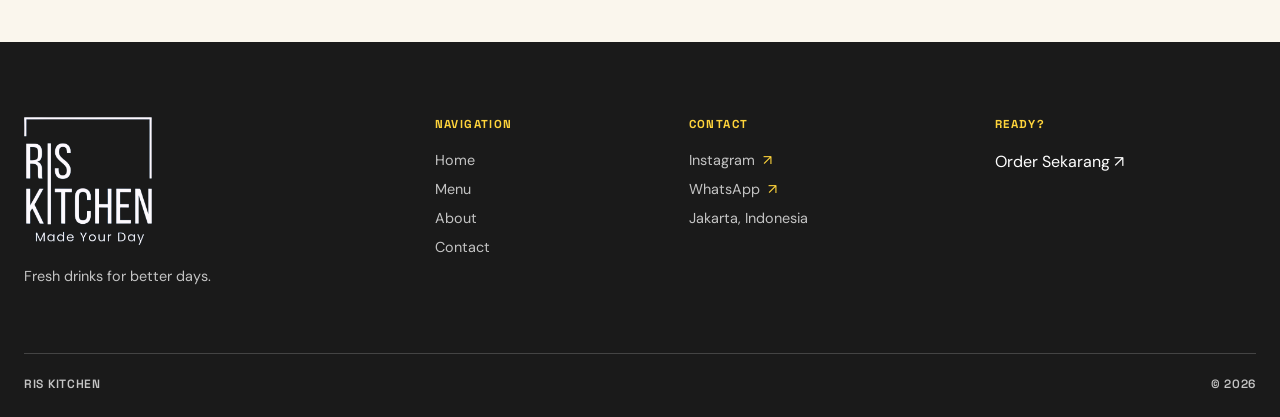
<file: kelapa-pandan.html>
<!DOCTYPE html>

<html lang="id">
<head>
<meta charset="utf-8"/>
<meta content="width=device-width, initial-scale=1.0" name="viewport"/>
<title>Kelapa Pandan — RIS Kitchen</title>
<meta content="Kelapa Pandan RIS Kitchen — minuman fresh untuk menemani hari kamu." name="description"/>
<link href="https://fonts.googleapis.com" rel="preconnect"/>
<link crossorigin="" href="https://fonts.gstatic.com" rel="preconnect"/>
<link href="https://fonts.googleapis.com/css2?family=DM+Sans:wght@400;500;600;700&amp;family=Space+Grotesk:wght@400;500;600;700&amp;family=Syne:wght@600;700;800&amp;display=swap" rel="stylesheet"/>
<link href="style.css" rel="stylesheet"/>
<link rel="icon" type="image/x-icon" href="/assets/logo.webp">
</head>
<body class="detail-page" data-product-id="kelapa-pandan">
<header class="navbar" id="navbar">
    <div class="container nav-container">
        <a class="logo-link" href="index.html">
            <img alt="RIS Kitchen" class="nav-logo" src="assets/logo_blue.webp"/>
        </a>
        
        <nav class="nav-menu">
            <a class="nav-link active" href="index.html#home">Home</a>
            <a class="nav-link" href="index.html#menu">Menu</a>
            <a class="nav-link" href="index.html#about">About</a>
            <a class="nav-link" href="index.html#contact">Contact</a>
        </nav>

        <div class="nav-actions-mobile">
            <a class="nav-order" data-order="" href="#order-modal" rel="noopener noreferrer" target="_blank">
                <img class="cart-icon" alt="cart" src="assets/cart.png">
            </a>
            <button aria-label="Buka menu" class="mobile-menu-button" id="mobileMenuButton" type="button">
                <span></span>
                <span></span>
                <span></span>
            </button>
        </div>
    </div>

    <div class="mobile-menu" id="mobileMenu">
        <a href="index.html#home">Home</a>
        <a href="index.html#menu">Menu</a>
        <a href="index.html#about">About</a>
        <a href="index.html#contact">Contact</a>
    </div>
</header>
<main>
<section class="product-detail-section">
<div class="container">
<div class="product-detail-grid">
<div aria-label="Galeri Kelapa Pandan" class="product-detail-image product-carousel" data-product-carousel="">
<div class="product-carousel-track">
<div class="product-carousel-slide is-active">
<img alt="Kelapa Pandan RIS Kitchen — foto 1" loading="eager" src="assets/Kelapa 1.jpg"/>
</div>
<div class="product-carousel-slide">
<img alt="Kelapa Pandan RIS Kitchen — foto 2" loading="lazy" src="assets/Kelapa Pandan 2.jpg"/>
</div>
</div>
<button aria-label="Foto sebelumnya" class="carousel-arrow carousel-arrow-prev" data-carousel-prev="" type="button">←</button>
<button aria-label="Foto berikutnya" class="carousel-arrow carousel-arrow-next" data-carousel-next="" type="button">→</button>
<div class="carousel-dots" data-carousel-dots=""></div>
</div>
<div class="product-detail-content">
<span class="section-eyebrow">FRESH CHOICE</span>
<h1>Kelapa Pandan<span style="color: var(--green);">.</span></h1>
<p>Kesegaran kelapa dengan aroma pandan yang lembut.</p>
<div class="product-detail-price">Rp 13.000</div>
<div class="product-detail-actions">
<a class="primary-button" data-order="" href="#order-modal" style="background-color: #FFD43B;">
                            Order Sekarang <span>↗</span>
</a>
<a class="secondary-button" href="index.html#menu" style="background-color: white;">← Kembali ke Menu</a>
</div>
</div>
</div>
</div>
</section>
<section class="marquee-section">
<div class="marquee-track">
<span>RIS Kitchen - Made Your Day</span><span class="marquee-star">✦</span>
<span>RIS Kitchen - Made Your Day</span><span class="marquee-star">✦</span>
<span>RIS Kitchen - Made Your Day</span><span class="marquee-star">✦</span>
<span>RIS Kitchen - Made Your Day</span><span class="marquee-star">✦</span>
</div>
</section>
<section class="contact-section">
<div class="container">
<div class="contact-card">
<div class="contact-main">
<span class="section-eyebrow">WANT SOMETHING ELSE?</span>
<h2>Coba Menu Lain.</h2>
<p>Masih banyak pilihan minuman fresh lainnya di RIS Kitchen.</p>
<a class="contact-button" href="index.html#menu">Lihat Semua Menu <span>↗</span></a>
</div>
</div>
</section>
</main>
<footer class="footer">
<div class="container">
<div class="footer-main">
<div class="footer-brand">
<a href="index.html#home">
<img alt="RIS Kitchen" class="footer-logo" src="assets/logo_white.webp"/>
</a>
<p>
                        Fresh drinks for better days.
                    </p>
</div>
<div class="footer-links">
<span class="footer-title">
                        Navigation
                    </span>
<a href="index.html#home">Home</a>
<a href="index.html#menu">Menu</a>
<a href="index.html#about">About</a>
<a href="index.html#contact">Contact</a>
</div>
<div class="footer-contact">
<span class="footer-title">
                        Contact
                    </span>
<a href="https://instagram.com/riskitchenid" rel="noopener noreferrer" target="_blank">
                        Instagram
                        <span>↗</span>
</a>
<a data-whatsapp-general="" href="#whatsapp-general" rel="noopener noreferrer" target="_blank">
                        WhatsApp
                        <span>↗</span>
</a>
<span>
                        Jakarta, Indonesia
                    </span>
</div>
<div class="footer-order">
<span class="footer-title">
                        Ready?
                    </span>
<a data-open-area-modal="" style="cursor: pointer; ">
                        Order Sekarang
                        <span>↗</span>
</a>
</div>
</div>
<div class="footer-bottom">
<span>
                    RIS Kitchen
                </span>
<span>
                    © 2026
                </span>
</div>
</div>
</footer>
<script src="script.js"></script>
</body>
</html>
</file>
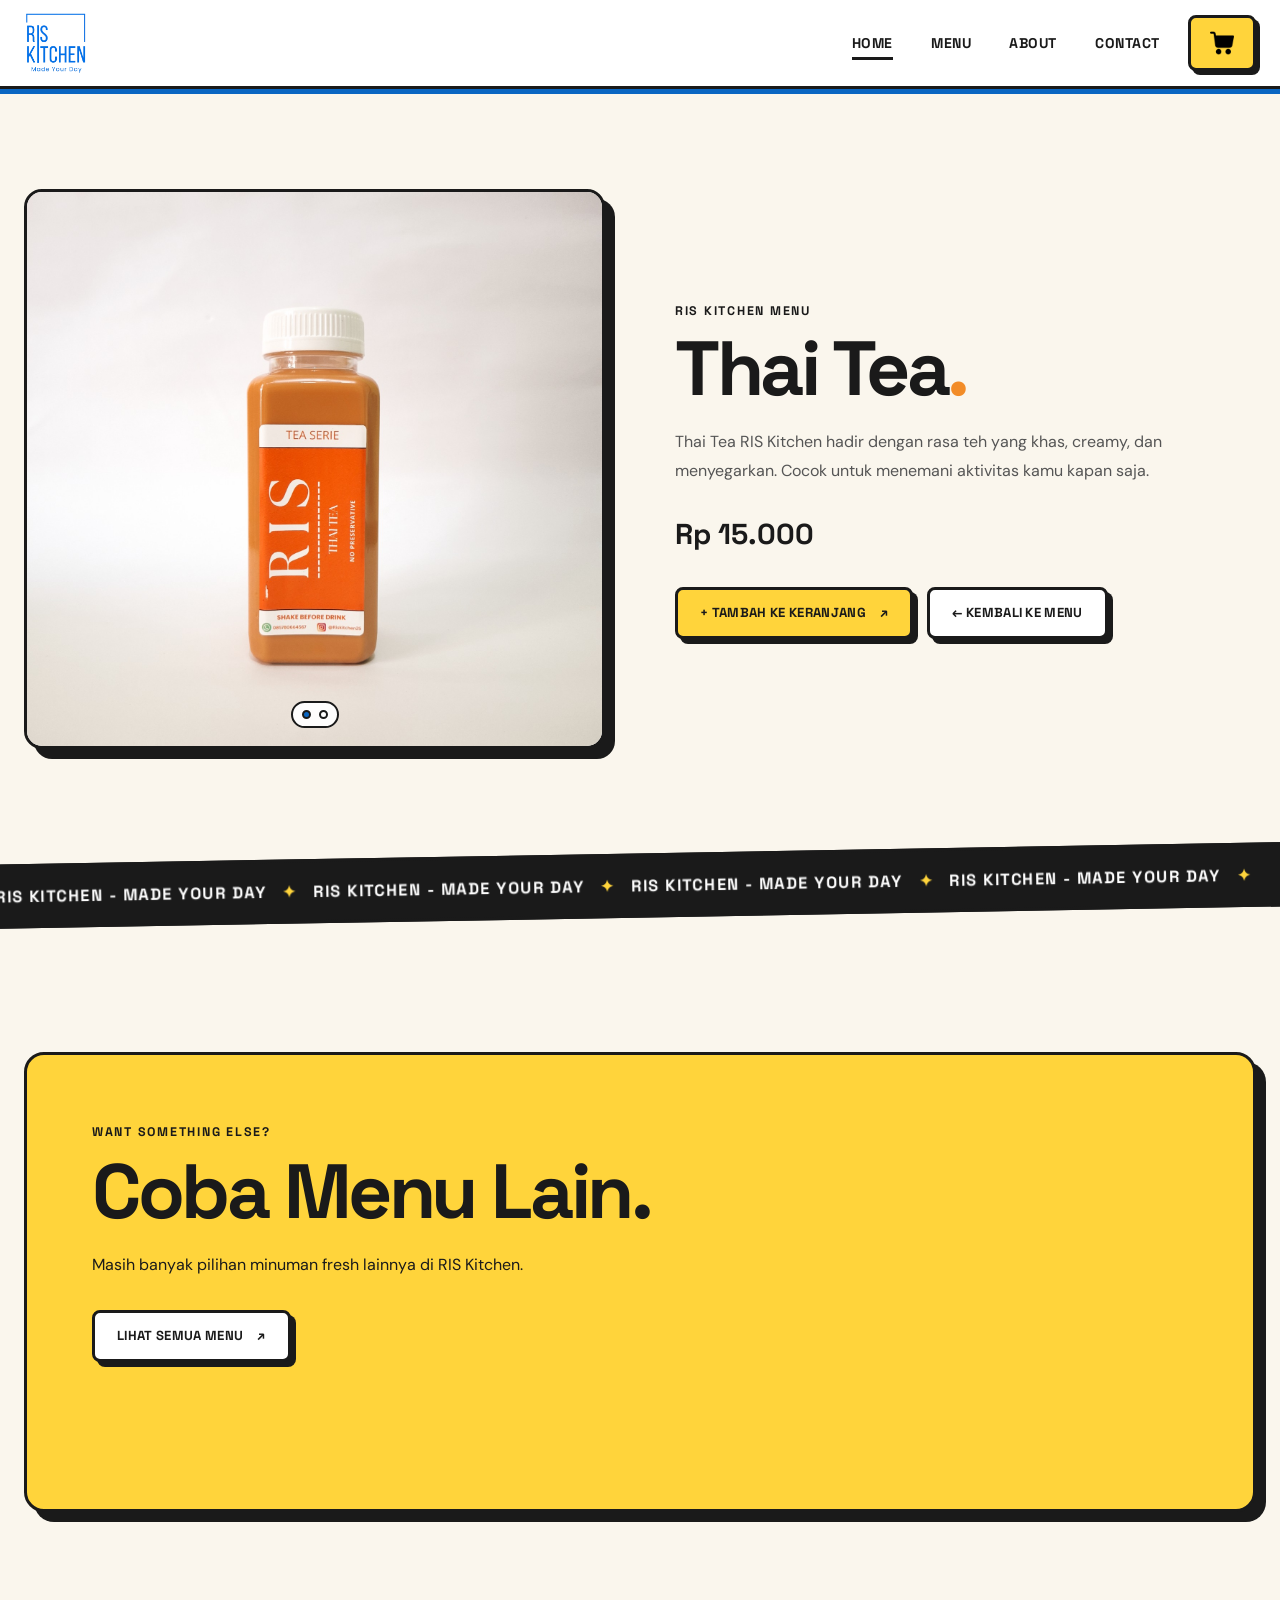
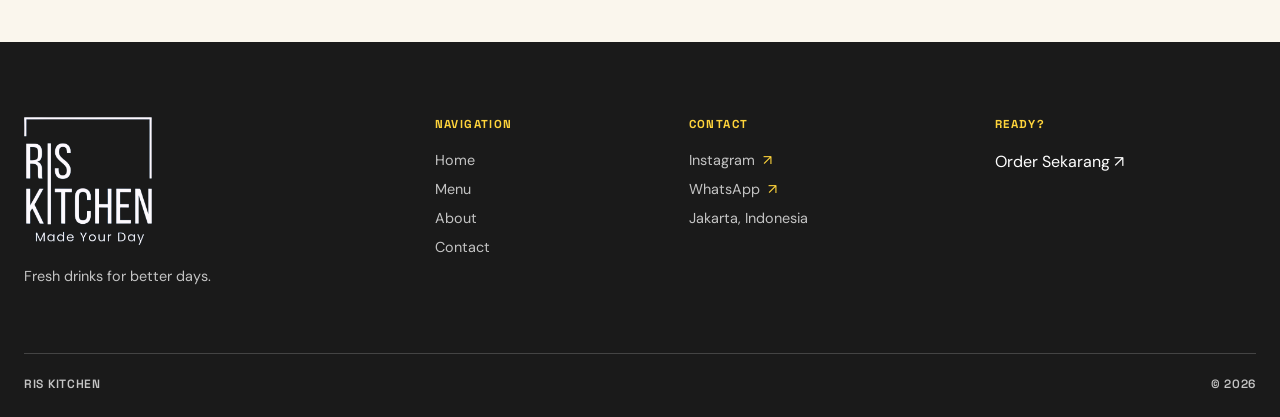
<file: thai-tea.html>
<!DOCTYPE html>

<html lang="id">
<head>
<meta charset="utf-8"/>
<meta content="width=device-width, initial-scale=1.0" name="viewport"/>
<title>Thai Tea — RIS Kitchen</title>
<meta content="Thai Tea RIS Kitchen — minuman fresh untuk menemani hari kamu." name="description"/>
<link href="https://fonts.googleapis.com" rel="preconnect"/>
<link crossorigin="" href="https://fonts.gstatic.com" rel="preconnect"/>
<link href="https://fonts.googleapis.com/css2?family=DM+Sans:wght@400;500;600;700&amp;family=Space+Grotesk:wght@400;500;600;700&amp;family=Syne:wght@600;700;800&amp;display=swap" rel="stylesheet"/>
<link href="style.css" rel="stylesheet"/>
<link rel="icon" type="image/x-icon" href="/assets/logo.webp">
</head>
<body class="detail-page" data-product-id="thai-tea">
<header class="navbar" id="navbar">
    <div class="container nav-container">
        <a class="logo-link" href="index.html">
            <img alt="RIS Kitchen" class="nav-logo" src="assets/logo_blue.webp"/>
        </a>
        
        <nav class="nav-menu">
            <a class="nav-link active" href="index.html#home">Home</a>
            <a class="nav-link" href="index.html#menu">Menu</a>
            <a class="nav-link" href="index.html#about">About</a>
            <a class="nav-link" href="index.html#contact">Contact</a>
        </nav>

        <div class="nav-actions-mobile">
            <a class="nav-order" data-order="" href="#order-modal" rel="noopener noreferrer" target="_blank">
                <img class="cart-icon" alt="cart" src="assets/cart.png">
            </a>
            <button aria-label="Buka menu" class="mobile-menu-button" id="mobileMenuButton" type="button">
                <span></span>
                <span></span>
                <span></span>
            </button>
        </div>
    </div>

    <div class="mobile-menu" id="mobileMenu">
        <a href="index.html#home">Home</a>
        <a href="index.html#menu">Menu</a>
        <a href="index.html#about">About</a>
        <a href="index.html#contact">Contact</a>
    </div>
</header>
<main>
<section class="product-detail-section">
<div class="container">
<div class="product-detail-grid">
<div aria-label="Galeri Thai Tea" class="product-detail-image product-carousel" data-product-carousel="">
<div class="product-carousel-track">
<div class="product-carousel-slide is-active">
<img alt="Thai Tea RIS Kitchen — foto 1" loading="eager" src="assets/Thai Tea 1.jpg"/>
</div>
<div class="product-carousel-slide">
<img alt="Thai Tea RIS Kitchen — foto 2" loading="lazy" src="assets/Thai tea 2.jpg"/>
</div>
</div>
<button aria-label="Foto sebelumnya" class="carousel-arrow carousel-arrow-prev" data-carousel-prev="" type="button">←</button>
<button aria-label="Foto berikutnya" class="carousel-arrow carousel-arrow-next" data-carousel-next="" type="button">→</button>
<div class="carousel-dots" data-carousel-dots=""></div>
</div>
<div class="product-detail-content">
<span class="section-eyebrow">RIS KITCHEN MENU</span>
<h1>Thai Tea<span style="color: var(--orange);">.</span></h1>
<p>Thai Tea RIS Kitchen hadir dengan rasa teh yang khas, creamy, dan menyegarkan. Cocok untuk menemani aktivitas kamu kapan saja.</p>
<div class="product-detail-price">Rp 15.000</div>
<div class="product-detail-actions">
<a class="primary-button" data-order="" href="#order-modal" style="background-color: #FFD43B;">
                            Order Sekarang <span>↗</span>
</a>
<a class="secondary-button" href="index.html#menu" style="background-color: white;">← Kembali ke Menu</a>
</div>
</div>
</div>
</div>
</section>
<section class="marquee-section">
<div class="marquee-track">
<span>RIS Kitchen - Made Your Day</span><span class="marquee-star">✦</span>
<span>RIS Kitchen - Made Your Day</span><span class="marquee-star">✦</span>
<span>RIS Kitchen - Made Your Day</span><span class="marquee-star">✦</span>
<span>RIS Kitchen - Made Your Day</span><span class="marquee-star">✦</span>
</div>
</section>
<section class="contact-section">
<div class="container">
<div class="contact-card">
<div class="contact-main">
<span class="section-eyebrow">WANT SOMETHING ELSE?</span>
<h2>Coba Menu Lain.</h2>
<p>Masih banyak pilihan minuman fresh lainnya di RIS Kitchen.</p>
<a class="contact-button" href="index.html#menu">Lihat Semua Menu <span>↗</span></a>
</div>
</div>
</section>
</main>
<footer class="footer">
<div class="container">
<div class="footer-main">
<div class="footer-brand">
<a href="index.html#home">
<img alt="RIS Kitchen" class="footer-logo" src="assets/logo_white.webp"/>
</a>
<p>
                        Fresh drinks for better days.
                    </p>
</div>
<div class="footer-links">
<span class="footer-title">
                        Navigation
                    </span>
<a href="index.html#home">Home</a>
<a href="index.html#menu">Menu</a>
<a href="index.html#about">About</a>
<a href="index.html#contact">Contact</a>
</div>
<div class="footer-contact">
<span class="footer-title">
                        Contact
                    </span>
<a href="https://instagram.com/riskitchenid" rel="noopener noreferrer" target="_blank">
                        Instagram
                        <span>↗</span>
</a>
<a data-whatsapp-general="" href="#whatsapp-general" rel="noopener noreferrer" target="_blank">
                        WhatsApp
                        <span>↗</span>
</a>
<span>
                        Jakarta, Indonesia
                    </span>
</div>
<div class="footer-order">
<span class="footer-title">
                        Ready?
                    </span>
<a data-open-area-modal="" style="cursor: pointer; ">
                        Order Sekarang
                        <span>↗</span>
</a>
</div>
</div>
<div class="footer-bottom">
<span>
                    RIS Kitchen
                </span>
<span>
                    © 2026
                </span>
</div>
</div>
</footer>
<script src="script.js"></script>
</body>
</html>
</file>
<file: style.css>
/* =========================================================
   RIS KITCHEN
   Premium Neo-Brutalist Beverage Website
========================================================= */


/* =========================================================
   1. ROOT
========================================================= */

:root {
    --cream: #FAF6ED;
    --cream-dark: #F0E9DA;

    --black: #1A1A1A;
    --black-soft: #292929;

    --brand-blue: #0A66C2;

    --yellow: #FFD43B;
    --green: #63C132;
    --orange: #F28C28;
    --red: #E5484D;

    --white: #FFFFFF;

    --gray-700: #555555;
    --gray-500: #8C8C8C;
    --gray-300: #CCCCCC;
    --gray-200: #B3B3B3;
    --gray-on-dark: #C4C4C4;
    --border-on-dark: #444444;

    --border: 3px solid var(--black);
    --shadow: 7px 7px 0 var(--black);

    --radius: 16px;

    --font-body: "DM Sans", sans-serif;
    --font-nav: "Space Grotesk", sans-serif;
    --font-display: "Syne", sans-serif;

    --container: 1240px;
}


/* =========================================================
   2. RESET
========================================================= */

* {
    margin: 0;
    padding: 0;
    box-sizing: border-box;
}

html {
    scroll-behavior: smooth;
}

body {
    font-family: var(--font-body);
    background: var(--cream);
    color: var(--black);
    overflow-x: hidden;
}

img {
    display: block;
    max-width: 100%;
}

a {
    color: inherit;
    text-decoration: none;
}

button {
    font-family: inherit;
}

::selection {
    background: var(--black);
    color: var(--yellow);
}


/* =========================================================
   3. GLOBAL
========================================================= */

.container {
    width: min(100% - 48px, var(--container));
    margin-inline: auto;
}

.section-eyebrow {
    display: inline-block;

    font-family: var(--font-nav);
    font-size: 0.78rem;
    font-weight: 700;

    letter-spacing: 0.14em;
    text-transform: uppercase;

    margin-bottom: 18px;
}

.section-heading {
    display: flex;
    justify-content: space-between;
    align-items: flex-end;
    gap: 40px;

    margin-bottom: 50px;
}

.section-heading h2 {
    font-family: var(--font-display);
    font-size: clamp(3rem, 6vw, 5.7rem);
    font-weight: 800;
    line-height: 0.95;
    letter-spacing: -0.055em;
}

.section-heading h2 span {
    display: block;
    color: var(--brand-blue);
}

.section-heading p {
    max-width: 370px;

    font-size: 1rem;
    line-height: 1.7;

    color: var(--gray-700);
}


/* =========================================================
   4. NAVBAR
========================================================= */

.navbar {
    position: sticky;
    top: 0;
    z-index: 1000;

    background: var(--white);

    border-bottom: var(--border);

    box-shadow: 0 5px 0 var(--brand-blue);
}

.nav-container {
    min-height: 86px;

    display: flex;
    align-items: center;
    justify-content: space-between;

    gap: 28px;
}

.logo-link {
    display: flex;
    align-items: center;
}

.nav-logo {
    width: 64px;
    height: auto;
}

.nav-menu {
    display: flex;
    align-items: center;
    gap: 38px;

    margin-left: auto;
}

.nav-link {
    position: relative;

    font-family: var(--font-nav);
    font-size: 0.88rem;
    font-weight: 700;

    text-transform: uppercase;
    letter-spacing: 0.04em;

    transition: color 0.2s ease;
}

.nav-link::after {
    content: "";

    position: absolute;
    left: 0;
    bottom: -8px;

    width: 0;
    height: 3px;

    background: var(--black);

    transition: width 0.2s ease;
}

.nav-link:hover::after,
.nav-link.active::after {
    width: 100%;
}

.nav-order {
    display: inline-flex;
    align-items: center;
    gap: 10px;

    padding: 13px 19px;

    border: 3px solid var(--black);
    border-radius: 8px;

    background: var(--yellow);

    font-family: var(--font-nav);
    font-size: 0.85rem;
    font-weight: 700;

    text-transform: uppercase;

    box-shadow: 4px 4px 0 var(--black);

    transition:
        transform 0.15s ease,
        box-shadow 0.15s ease;
}

.nav-order:hover {
    transform: translate(3px, 3px);
    box-shadow: 1px 1px 0 var(--black);
}

.nav-order .arrow {
    font-size: 1rem;
}

.cart-icon {
    width: 24px;
    height: auto;
}


/* =========================================================
   MOBILE NAV
========================================================= */

.mobile-menu-button {
    display: none;

    width: 48px;
    height: 44px;

    border: 3px solid var(--black);
    border-radius: 7px;

    background: var(--yellow);

    box-shadow: 3px 3px 0 var(--black);

    cursor: pointer;
}

.mobile-menu-button span {
    display: block;

    width: 22px;
    height: 3px;

    margin: 4px auto;

    background: var(--black);
}

.mobile-menu {
    display: none;
}


/* =========================================================
   5. HERO
========================================================= */

.hero-section {
    position: relative;

    padding: 90px 0 110px;

    overflow: hidden;
}

.hero-grid {
    min-height: 620px;

    display: grid;
    grid-template-columns: 0.95fr 1.05fr;

    align-items: center;

    gap: 70px;
}

.hero-content {
    position: relative;
    z-index: 3;
}

.hero-label {
    display: inline-flex;
    align-items: center;
    gap: 9px;

    padding: 9px 14px;

    margin-bottom: 28px;

    border: 3px solid var(--black);
    border-radius: 100px;

    background: var(--white);

    font-family: var(--font-nav);
    font-size: 0.75rem;
    font-weight: 700;

    letter-spacing: 0.1em;
}

.hero-label-dot {
    width: 9px;
    height: 9px;

    border-radius: 50%;

    background: var(--green);

    border: 2px solid var(--black);
}

.hero-content h1 {
    max-width: 720px;

    font-family: var(--font-display);
    font-size: clamp(4rem, 7vw, 7.5rem);
    font-weight: 800;

    line-height: 0.88;
    letter-spacing: -0.065em;
}

.hero-content h1 span {
    display: block;

    color: var(--brand-blue);
}

.hero-description {
    max-width: 470px;

    margin-top: 32px;

    font-size: 1.08rem;
    line-height: 1.75;

    color: var(--gray-700);
}

.hero-actions {
    display: flex;
    flex-wrap: wrap;
    gap: 15px;

    margin-top: 35px;
}

.primary-button,
.secondary-button,
.black-button,
.contact-button,
.footer-order-button {
    display: inline-flex;
    align-items: center;
    justify-content: center;
    gap: 14px;

    min-height: 52px;

    padding: 13px 22px;

    border: 3px solid var(--black);
    border-radius: 8px;

    font-family: var(--font-nav);
    font-size: 0.82rem;
    font-weight: 700;

    text-transform: uppercase;
    letter-spacing: 0.025em;

    transition:
        transform 0.15s ease,
        box-shadow 0.15s ease,
        background 0.15s ease;
}

.primary-button {
    background: var(--white);
    color: var(--black);

    box-shadow: 5px 5px 0 var(--black);
}

.primary-button:hover {
    transform: translate(3px, 3px);
    box-shadow: 2px 2px 0 var(--black);
}

.secondary-button {
    background: var(--yellow);
    box-shadow: 5px 5px 0 var(--black);
}

.secondary-button:hover {
    background: var(--yellow);

    transform: translate(3px, 3px);
    box-shadow: 2px 2px 0 var(--black);
}

.hero-info {
    display: flex;
    align-items: center;

    margin-top: 55px;
}

.hero-info > div {
    display: flex;
    flex-direction: column;

    padding-right: 28px;
    margin-right: 28px;

    border-right: 2px solid var(--gray-200);
}

.hero-info > div:last-child {
    border-right: 0;
}

.hero-info strong {
    font-family: var(--font-display);
    font-size: 1.5rem;
    line-height: 1;
}

.hero-info span {
    margin-top: 5px;

    font-size: 0.76rem;
    color: var(--gray-700);

    text-transform: uppercase;
    letter-spacing: 0.08em;
}


/* =========================================================
   HERO VISUAL
========================================================= */

.hero-visual {
    position: relative;

    min-height: 600px;
}

.hero-image-main {
    position: absolute;

    top: 25px;
    right: 0;

    width: 76%;
    height: 520px;

    overflow: hidden;

    border: var(--border);
    border-radius: 18px;

    background: var(--white);

    box-shadow: 10px 10px 0 var(--black);

    transform: rotate(2deg);
}

.hero-image-main img {
    width: 100%;
    height: 100%;

    object-fit: cover;
}

.hero-image-secondary {
    position: absolute;

    left: 0;
    bottom: 10px;

    width: 42%;
    height: 260px;

    overflow: hidden;

    border: var(--border);
    border-radius: 15px;

    background: var(--white);

    box-shadow: 8px 8px 0 var(--brand-blue);

    transform: rotate(-5deg);

    z-index: 3;
}

.hero-image-secondary img {
    width: 100%;
    height: 100%;

    object-fit: cover;
}

.hero-sticker {
    position: absolute;

    display: flex;
    flex-direction: column;
    align-items: center;
    justify-content: center;

    width: 115px;
    height: 115px;

    border: 3px solid var(--black);
    border-radius: 50%;

    font-family: var(--font-nav);
    font-weight: 800;

    text-align: center;
    line-height: 0.95;

    box-shadow: 5px 5px 0 var(--black);

    z-index: 5;
}

.sticker-fresh {
    top: 0;
    left: 5%;

    background: var(--yellow);

    transform: rotate(-12deg);
}

.sticker-fresh span {
    font-family: var(--font-display);
    font-size: 1.5rem;
}

.sticker-best {
    right: -15px;
    bottom: 35px;

    background: var(--green);

    transform: rotate(9deg);
}

.sticker-best span {
    font-size: 0.8rem;
}


/* =========================================================
   6. MARQUEE
========================================================= */

.marquee-section {
    width: 100%;

    overflow: hidden;

    border-top: var(--border);
    border-bottom: var(--border);

    background: var(--black);
    color: var(--white);

    transform: rotate(-1deg) scale(1.02);

    margin: 5px 0;
}

.marquee-track {
    display: flex;
    align-items: center;

    width: max-content;
    min-width: max-content;

    padding: 18px 0;

    animation: marquee 18s linear infinite;
    will-change: transform;
}

.marquee-track span {
    flex: 0 0 auto;
    font-family: var(--font-nav);
    font-size: 1rem;
    font-weight: 700;

    text-transform: uppercase;
    letter-spacing: 0.08em;

    white-space: nowrap;

    margin: 0 8px;
}

.marquee-track .marquee-star {
    flex: 0 0 auto;
    color: var(--yellow);
    margin: 0 8px;
}

@keyframes marquee {
    from {
        transform: translateX(0);
    }

    to {
        transform: translateX(-50%);
    }
}


/* =========================================================
   7. FEATURED / BEST SELLER
========================================================= */

.featured-section {
    padding: 140px 0 110px;
}

.featured-heading {
    align-items: flex-end;
}

.featured-card {
    display: grid;
    grid-template-columns: 1.05fr 0.95fr;

    min-height: 520px;

    overflow: hidden;

    border: var(--border);
    border-radius: 20px;

    background: var(--white);

    box-shadow: 10px 10px 0 var(--black);
}

.featured-image {
    position: relative;

    display: block;

    min-height: 520px;

    overflow: hidden;

    border-right: var(--border);

    background: var(--white);

    cursor: pointer;
}

.featured-image img {
    width: 100%;
    height: 100%;

    object-fit: cover;

    transition: transform 0.5s ease;
}

.featured-card:hover .featured-image img {
    transform: scale(1.04);
}

.featured-tag {
    position: absolute;

    top: 22px;
    left: 22px;

    padding: 10px 15px;

    border: 3px solid var(--black);
    border-radius: 6px;

    background: var(--yellow);

    font-family: var(--font-nav);
    font-size: 0.75rem;
    font-weight: 800;

    box-shadow: 4px 4px 0 var(--black);
}

.featured-content {
    display: flex;
    flex-direction: column;

    justify-content: center;

    padding: 60px;
}

.product-number {
    display: inline-block;

    margin-bottom: 15px;

    font-family: var(--font-nav);
    font-size: 0.75rem;
    font-weight: 700;

    letter-spacing: 0.12em;
}

.featured-content h3 {
    font-family: var(--font-display);
    font-size: clamp(3rem, 5vw, 5.2rem);
    font-weight: 800;

    line-height: 0.9;
    letter-spacing: -0.06em;
}

.featured-content p {
    max-width: 450px;

    margin-top: 28px;

    font-size: 1rem;
    line-height: 1.75;
}

.featured-bottom {
    display: flex;
    align-items: center;
    justify-content: space-between;
    gap: 20px;

    margin-top: 45px;
}

.featured-price {
    font-family: var(--font-display);
    font-size: 1.55rem;
    font-weight: 800;
}

.black-button {
    background: var(--black);
    color: var(--white);

    box-shadow: 5px 5px 0 var(--white);
}

.black-button:hover {
    transform: translate(3px, 3px);
    box-shadow: 2px 2px 0 var(--white);
}


/* =========================================================
   8. MENU
========================================================= */

.menu-section {
    padding: 100px 0 130px;

    background: var(--white);

    border-top: var(--border);
    border-bottom: var(--border);
}

.menu-grid {
    display: grid;
    grid-template-columns: repeat(3, 1fr);

    gap: 24px;
}

.product-card {
    position: relative;

    display: flex;
    flex-direction: column;

    overflow: hidden;

    min-height: 500px;

    border: var(--border);
    border-radius: var(--radius);

    background: var(--cream);

    box-shadow: 7px 7px 0 var(--black);

    transition:
        transform 0.2s ease,
        box-shadow 0.2s ease;
}

.product-card:hover {
    transform: translate(4px, 4px);
    box-shadow: 3px 3px 0 var(--black);
}

.product-card-image {
    position: relative;

    height: 320px;

    overflow: hidden;

    border-bottom: var(--border);

    background: var(--cream-dark);
}

.product-card-image img {
    width: 100%;
    height: 100%;

    object-fit: cover;

    transition: transform 0.4s ease;
}

.product-card:hover .product-card-image img {
    transform: scale(1.06);
}

.product-card-number {
    position: absolute;

    top: 15px;
    left: 15px;

    z-index: 2;

    display: flex;
    align-items: center;
    justify-content: center;

    width: 43px;
    height: 43px;

    border: 3px solid var(--black);
    border-radius: 50%;

    background: var(--white);

    font-family: var(--font-nav);
    font-size: 0.75rem;
    font-weight: 800;

    box-shadow: 3px 3px 0 var(--black);
}

.product-card-content {
    display: flex;
    flex-direction: column;
    flex: 1;

    padding: 25px;
}

.product-card-content h3 {
    font-family: var(--font-display);
    font-size: 1.7rem;
    font-weight: 800;

    line-height: 1.05;
    letter-spacing: -0.035em;
}

.product-card-content p {
    margin-top: 9px;

    color: var(--gray-700);

    font-size: 0.87rem;
    line-height: 1.5;
}

.product-card-footer {
    display: flex;
    align-items: center;
    justify-content: space-between;

    gap: 12px;

    margin-top: auto;
    padding-top: 25px;
}

.product-price {
    font-family: var(--font-nav);
    font-size: 1rem;
    font-weight: 800;
}

.product-add-button {
    display: inline-flex;
    align-items: center;
    justify-content: center;

    padding: 10px 13px;

    border: 3px solid var(--black);
    border-radius: 6px;

    background: var(--yellow);
    color: var(--black);

    font-family: var(--font-nav);
    font-size: 0.72rem;
    font-weight: 800;

    text-transform: uppercase;

    box-shadow: 3px 3px 0 var(--black);
    cursor: pointer;

    transition:
        transform 0.15s ease,
        box-shadow 0.15s ease,
        background 0.15s ease;
}

.product-add-button:hover {
    transform: translate(2px, 2px);
    box-shadow: 1px 1px 0 var(--black);
}


/* =========================================================
   PRODUCT CARD COLORS
========================================================= */

.product-card.bg-yellow {
    background: var(--yellow);
}

.product-card.bg-orange {
    background: var(--orange);
}

.product-card.bg-green {
    background: var(--green);
}

.product-card.bg-white {
    background: var(--white);
}


/* =========================================================
   9. ABOUT
========================================================= */

.about-section {
    padding: 140px 0;

    background: var(--cream);
}

.about-grid {
    display: grid;
    grid-template-columns: 0.9fr 1.1fr;

    align-items: center;

    gap: 90px;
}

.about-image-wrapper {
    position: relative;

    min-height: 580px;
}

.about-image {
    width: 100%;
    height: 580px;

    object-fit: cover;

    border: var(--border);
    border-radius: 18px;

    box-shadow: 10px 10px 0 var(--brand-blue);

    transform: rotate(-2deg);
}

.about-badge {
    position: absolute;

    right: -35px;
    bottom: 45px;

    display: flex;
    flex-direction: column;
    align-items: center;
    justify-content: center;

    width: 145px;
    height: 145px;

    border: 3px solid var(--black);
    border-radius: 50%;

    background: var(--yellow);

    font-family: var(--font-nav);
    font-size: 0.75rem;
    font-weight: 800;

    text-align: center;

    box-shadow: 6px 6px 0 var(--black);

    transform: rotate(10deg);
}

.about-badge span {
    font-family: var(--font-display);
    font-size: 1.7rem;
}

.about-content h2 {
    max-width: 650px;

    font-family: var(--font-display);
    font-size: clamp(3rem, 5vw, 5.6rem);
    font-weight: 800;

    line-height: 0.92;
    letter-spacing: -0.06em;
}

.about-content h2 span {
    color: var(--brand-blue);
}

.about-content > p {
    max-width: 620px;

    margin-top: 28px;

    color: var(--gray-700);

    font-size: 1rem;
    line-height: 1.8;
}

.about-points {
    display: grid;
    grid-template-columns: repeat(3, 1fr);

    margin-top: 45px;

    border-top: 3px solid var(--black);
}

.about-point {
    display: flex;
    flex-direction: column;

    padding: 22px 18px 0 0;

    border-right: 2px solid var(--gray-200);
}

.about-point:not(:first-child) {
    padding-left: 18px;
}

.about-point:last-child {
    border-right: 0;
}

.about-point span {
    font-family: var(--font-nav);
    font-size: 0.72rem;
    font-weight: 700;

    margin-bottom: 8px;
}

.about-point strong {
    font-family: var(--font-nav);
    font-size: 0.88rem;
}


/* =========================================================
   10. FRUIT / FRESH SECTION
========================================================= */

.fruit-section {
    padding: 120px 0;

    background: var(--brand-blue);
    color: var(--white);

    border-top: var(--border);
    border-bottom: var(--border);

    overflow: hidden;
}

.fruit-grid {
    display: grid;
    grid-template-columns: 0.85fr 1.15fr;

    align-items: center;

    gap: 70px;
}

.fruit-content .section-eyebrow {
    color: var(--yellow);
}

.fruit-content h2 {
    font-family: var(--font-display);
    font-size: clamp(3.5rem, 6vw, 6.5rem);
    font-weight: 800;

    line-height: 0.88;
    letter-spacing: -0.06em;
}

.fruit-content h2 span {
    display: block;
    color: var(--yellow);
}

.fruit-content p {
    max-width: 480px;

    margin-top: 30px;

    color: rgba(255, 255, 255, 0.8);

    line-height: 1.75;
}

.fruit-content .primary-button {
    margin-top: 35px;

    background: var(--yellow);
    color: var(--black);

    box-shadow: 5px 5px 0 var(--black);
}

.fruit-content .primary-button:hover {
    box-shadow: 2px 2px 0 var(--black);
}

.fruit-visual {
    position: relative;

    min-height: 520px;
}

.fruit-image-large {
    position: absolute;

    right: 0;
    top: 0;

    width: 82%;
    height: 500px;

    overflow: hidden;

    border: var(--border);
    border-radius: 18px;

    background: var(--white);

    box-shadow: 10px 10px 0 var(--black);

    transform: rotate(3deg);
}

.fruit-image-large img {
    width: 100%;
    height: 100%;

    object-fit: cover;
}

.fruit-circle {
    position: absolute;

    left: 0;
    bottom: 20px;

    display: flex;
    align-items: center;
    justify-content: center;

    width: 150px;
    height: 150px;

    border: 3px solid var(--black);
    border-radius: 50%;

    background: var(--yellow);
    color: var(--black);

    font-family: var(--font-display);
    font-size: 1.25rem;
    font-weight: 800;

    box-shadow: 7px 7px 0 var(--black);

    transform: rotate(-12deg);
}


/* =========================================================
   11. CONTACT
========================================================= */

.contact-section {
    padding: 130px 0;
}

.contact-card {
    position: relative;

    display: grid;
    grid-template-columns: 1.2fr 0.8fr;

    min-height: 460px;

    overflow: hidden;

    border: var(--border);
    border-radius: 20px;

    background: var(--yellow);

    box-shadow: 10px 10px 0 var(--black);
}

.contact-main {
    padding: 65px;
}

.contact-main h2 {
    font-family: var(--font-display);
    font-size: clamp(3.5rem, 6vw, 6.5rem);
    font-weight: 800;

    line-height: 0.88;
    letter-spacing: -0.06em;
}

.contact-main h2 span {
    color: var(--brand-blue);
}

.contact-main p {
    max-width: 470px;

    margin-top: 25px;

    font-size: 1rem;
    line-height: 1.7;
}

.contact-button {
    margin-top: 32px;

    background: var(--white);
    color: var(--black);

    box-shadow: 5px 5px 0 var(--black);
}

.contact-button:hover {
    transform: translate(3px, 3px);
    box-shadow: 2px 2px 0 var(--black);
}

.contact-decoration {
    position: relative;

    min-height: 460px;

    display: flex;
    align-items: center;
    justify-content: center;

    background: var(--green);

    border-left: var(--border);
}

.contact-circle {
    display: flex;
    align-items: center;
    justify-content: center;

    width: 270px;
    height: 270px;

    border: 4px solid var(--black);
    border-radius: 50%;

    background: var(--white);

    color: var(--black);

    font-family: var(--font-display);
    font-size: 2rem;
    font-weight: 800;

    line-height: 0.85;
    text-align: center;

    box-shadow: 9px 9px 0 var(--black);

    transform: rotate(-8deg);
}


/* =========================================================
   12. FOOTER
========================================================= */

.footer {
    padding: 70px 0 25px;

    background: var(--black);
    color: var(--white);

    border-top: 5px solid var(--black);
}

.footer-main {
    display: grid;
    grid-template-columns: 1.4fr 0.8fr 1fr 1fr;

    gap: 45px;

    padding-bottom: 65px;
}

.footer-brand {
    display: flex;
    flex-direction: column;
    align-items: flex-start;
}

.footer-logo {
    width: 128px;
    height: auto;
}

.footer-brand p {
    max-width: 230px;

    margin-top: 20px;

    color: var(--gray-on-dark);

    font-size: 0.9rem;
    line-height: 1.6;
}

.footer-links,
.footer-contact,
.footer-order {
    display: flex;
    flex-direction: column;
    align-items: flex-start;
}

.footer-title {
    margin-bottom: 20px;

    color: var(--yellow);

    font-family: var(--font-nav);
    font-size: 0.72rem;
    font-weight: 800;

    letter-spacing: 0.12em;
    text-transform: uppercase;
}

.footer-links a,
.footer-contact a,
.footer-contact > span:not(.footer-title) {
    margin-bottom: 11px;

    color: var(--gray-on-dark);

    font-size: 0.9rem;

    transition: color 0.2s ease;
}

.footer-links a:hover,
.footer-contact a:hover {
    color: var(--yellow);
}

.footer-contact a {
    display: flex;
    align-items: center;
    gap: 8px;
}

.footer-contact a span {
    color: var(--yellow);
}

.footer-order-button {
    background: var(--yellow);
    color: var(--black);

    box-shadow: 4px 4px 0 var(--white);
}

.footer-order-button:hover {
    transform: translate(2px, 2px);
    box-shadow: 2px 2px 0 var(--white);
}

.footer-bottom {
    display: flex;
    justify-content: space-between;
    align-items: center;

    padding-top: 22px;

    border-top: 1px solid var(--border-on-dark);

    color: var(--gray-on-dark);

    font-family: var(--font-nav);
    font-size: 0.75rem;
    font-weight: 600;

    text-transform: uppercase;
    letter-spacing: 0.06em;
}


/* =========================================================
   13. PRODUCT DETAIL SUPPORT
========================================================= */

.detail-page {
    min-height: 100vh;
}

.product-detail-section {
    padding: 100px 0;
}

.product-detail-grid {
    display: grid;
    grid-template-columns: 1fr 1fr;

    gap: 70px;

    align-items: center;
}

.product-detail-image {
    overflow: hidden;

    border: var(--border);
    border-radius: 18px;

    background: var(--white);

    box-shadow: 10px 10px 0 var(--black);
}

.product-detail-image img {
    width: 100%;
    height: 600px;

    object-fit: cover;
}

.product-detail-content .section-eyebrow {
    margin-bottom: 15px;
}

.product-detail-content h1 {
    font-family: var(--font-display);
    font-size: clamp(3.5rem, 6vw, 6rem);
    font-weight: 800;

    line-height: 0.9;
    letter-spacing: -0.06em;
}

.product-detail-content p {
    max-width: 570px;

    margin-top: 25px;

    color: var(--gray-700);

    font-size: 1rem;
    line-height: 1.8;
}

.product-detail-price {
    margin-top: 30px;

    font-family: var(--font-display);
    font-size: 1.8rem;
    font-weight: 800;
}

.product-detail-actions {
    display: flex;
    flex-wrap: wrap;
    gap: 14px;

    margin-top: 35px;
}


/* =========================================================
   14. SCROLL REVEAL
========================================================= */

.reveal {
    opacity: 0;
    transform: translateY(35px);

    transition:
        opacity 0.7s ease,
        transform 0.7s ease;
}

.reveal.visible {
    opacity: 1;
    transform: translateY(0);
}


/* =========================================================
   15. RESPONSIVE — TABLET
========================================================= */

@media (max-width: 1050px) {

    .container {
        width: min(100% - 36px, var(--container));
    }

    .nav-menu {
        gap: 22px;
    }

    .nav-order {
        padding: 11px 14px;
    }

    .hero-grid {
        grid-template-columns: 1fr 1fr;
        gap: 35px;
    }

    .hero-content h1 {
        font-size: clamp(3.8rem, 7vw, 6rem);
    }

    .hero-visual {
        min-height: 510px;
    }

    .hero-image-main {
        height: 450px;
    }

    .hero-image-secondary {
        height: 220px;
    }

    .menu-grid {
        grid-template-columns: repeat(2, 1fr);
    }

    .about-grid {
        gap: 55px;
    }

    .fruit-grid {
        gap: 40px;
    }

    .footer-main {
        grid-template-columns: 1.2fr 1fr 1fr;
    }

    .footer-order {
        grid-column: span 3;
    }
}


/* =========================================================
   16. RESPONSIVE — MOBILE
========================================================= */

/* Penampung tombol cart & sandwich agar sejajar secara default */
.nav-actions-mobile {
    display: flex;
    align-items: center;
    gap: 12px;
}

@media (max-width: 760px) {

    .container {
        width: min(100% - 28px, var(--container));
    }

    /* NAV */
    .navbar {
        box-shadow: 0 4px 0 var(--brand-blue);
    }

    .nav-container {
        min-height: 72px;
    }

    .nav-logo {
        width: 64px;
        height: auto;
    }

    .nav-menu {
        display: none !important;
    }

    .nav-order {
        display: inline-flex !important;
        padding: 10px 14px;
    }

    .mobile-menu-button {
        display: block;
    }

    .mobile-menu {
        display: none;
        width: 100%;
        padding: 10px 24px 22px;
        border-top: 3px solid var(--black);
        background: var(--white);
    }

    .mobile-menu.open {
        display: flex;
        flex-direction: column;
    }

    .mobile-menu a {
        padding: 15px 5px;
        border-bottom: 1px solid var(--gray-300);
        font-family: var(--font-nav);
        font-size: 0.85rem;
        font-weight: 700;
        text-transform: uppercase;
        margin-top: 0;
        background: transparent;
        border-radius: 0;
        box-shadow: none;
        text-align: left;
    }

    .mobile-menu a:last-child {
        border-bottom: none;
    }

    /* HERO */

    .hero-section {
        padding: 65px 0 80px;
    }

    .hero-grid {
        display: flex;
        flex-direction: column;

        gap: 50px;
    }

    .hero-content {
        width: 100%;
    }

    .hero-content h1 {
        font-size: clamp(3.6rem, 17vw, 5.4rem);
    }

    .hero-description {
        font-size: 0.95rem;
    }

    .hero-info {
        margin-top: 40px;
    }

    .hero-info > div {
        padding-right: 16px;
        margin-right: 16px;
    }

    .hero-info strong {
        font-size: 1.2rem;
    }

    .hero-info span {
        font-size: 0.65rem;
    }

    .hero-visual {
        width: 100%;
        min-height: 430px;
    }

    .hero-image-main {
        top: 20px;

        width: 82%;
        height: 365px;
    }

    .hero-image-secondary {
        width: 45%;
        height: 170px;

        bottom: 5px;
    }

    .hero-sticker {
        width: 88px;
        height: 88px;

        box-shadow: 4px 4px 0 var(--black);

        font-size: 0.62rem;
    }

    .sticker-fresh {
        left: 0;
    }

    .sticker-fresh span {
        font-size: 1.1rem;
    }

    .sticker-best {
        right: 0;
        bottom: 20px;
    }

    .sticker-best span {
        font-size: 0.62rem;
    }


    /* MARQUEE */

    .marquee-track {
        padding: 14px 0;
    }

    .marquee-track span {
        font-size: 0.75rem;
        margin: 0 12px;
    }


    /* SECTION HEADING */

    .section-heading {
        display: block;

        margin-bottom: 35px;
    }

    .section-heading h2 {
        font-size: clamp(3rem, 15vw, 4.5rem);
    }

    .section-heading p {
        margin-top: 22px;
    }


    /* FEATURED */

    .featured-section {
        padding: 95px 0 80px;
    }

    .featured-card {
        display: flex;
        flex-direction: column;

        box-shadow: 7px 7px 0 var(--black);
    }

    .featured-image {
        min-height: 360px;

        height: 360px;

        border-right: 0;
        border-bottom: var(--border);
    }

    .featured-content {
        padding: 35px 28px;
    }

    .featured-content h3 {
        font-size: 3.6rem;
    }

    .featured-bottom {
        align-items: flex-start;
        flex-direction: column;

        margin-top: 30px;
    }


    /* MENU */

    .menu-section {
        padding: 85px 0 100px;
    }

    .menu-grid {
        grid-template-columns: 1fr;

        gap: 22px;
    }

    .product-card {
        min-height: 470px;
    }

    .product-card-image {
        height: 300px;
    }


    /* ABOUT */

    .about-section {
        padding: 95px 0;
    }

    .about-grid {
        grid-template-columns: 1fr;

        gap: 70px;
    }

    .about-image-wrapper {
        min-height: 430px;
    }

    .about-image {
        height: 430px;
    }

    .about-badge {
        width: 110px;
        height: 110px;

        right: -5px;
        bottom: 25px;
    }

    .about-badge span {
        font-size: 1.35rem;
    }

    .about-content h2 {
        font-size: clamp(3rem, 14vw, 4.5rem);
    }

    .about-points {
        grid-template-columns: 1fr;
    }

    .about-point,
    .about-point:not(:first-child) {
        padding: 17px 0;

        border-right: 0;
        border-bottom: 1px solid var(--gray-200);
    }

    .about-point:last-child {
        border-bottom: 0;
    }


    /* FRUIT */

    .fruit-section {
        padding: 90px 0;
    }

    .fruit-grid {
        grid-template-columns: 1fr;

        gap: 55px;
    }

    .fruit-content h2 {
        font-size: clamp(3.5rem, 16vw, 5rem);
    }

    .fruit-visual {
        min-height: 390px;
    }

    .fruit-image-large {
        width: 83%;
        height: 370px;
    }

    .fruit-circle {
        width: 105px;
        height: 105px;

        font-size: 0.9rem;
    }


    /* CONTACT */

    .contact-section {
        padding: 90px 0;
    }

    .contact-card {
        display: flex;
        flex-direction: column;
    }

    .contact-main {
        padding: 42px 28px 50px;
    }

    .contact-main h2 {
        font-size: clamp(3.4rem, 16vw, 5rem);
    }

    .contact-decoration {
        min-height: 300px;

        border-left: 0;
        border-top: var(--border);
    }

    .contact-circle {
        width: 180px;
        height: 180px;

        font-size: 1.4rem;
    }


    /* FOOTER */

    .footer {
        padding: 55px 0 20px;
    }

    .footer-main {
        grid-template-columns: 1fr 1fr;

        gap: 40px 25px;
    }

    .footer-brand {
        grid-column: span 2;
    }

    .footer-order {
        grid-column: span 2;
    }

    .footer-bottom {
        font-size: 0.65rem;
    }


    /* DETAIL */

    .product-detail-section {
        padding: 70px 0;
    }

    .product-detail-grid {
        grid-template-columns: 1fr;

        gap: 50px;
    }

    .product-detail-image img {
        height: 450px;
    }

    .product-detail-content h1 {
        font-size: clamp(3.4rem, 15vw, 5rem);
    }

}


/* =========================================================
   17. SMALL MOBILE
========================================================= */

@media (max-width: 430px) {

    .hero-content h1 {
        font-size: 3.45rem;
    }

    .hero-actions {
        flex-direction: column;
        align-items: stretch;
    }

    .primary-button,
    .secondary-button {
        width: 100%;
    }

    .hero-info {
        justify-content: space-between;
    }

    .hero-info > div {
        padding-right: 10px;
        margin-right: 10px;
    }

    .hero-info strong {
        font-size: 1rem;
    }

    .hero-info span {
        font-size: 0.58rem;
    }

    .hero-visual {
        min-height: 370px;
    }

    .hero-image-main {
        height: 320px;
    }

    .hero-image-secondary {
        height: 145px;
    }

    .featured-content h3 {
        font-size: 3rem;
    }

    .product-card-image {
        height: 270px;
    }

    .footer-main {
        grid-template-columns: 1fr;
    }

    .footer-brand,
    .footer-order {
        grid-column: span 1;
    }

    .footer-bottom {
        flex-direction: column;
        align-items: flex-start;

        gap: 8px;
    }

}


/* =========================================================
   18. REDUCED MOTION
========================================================= */

@media (prefers-reduced-motion: reduce) {

    html {
        scroll-behavior: auto;
    }

    *,
    *::before,
    *::after {
        animation-duration: 0.01ms !important;
        animation-iteration-count: 1 !important;
        transition-duration: 0.01ms !important;
    }

}

/* =========================================================
   19. POLISHED CAROUSELS & TYPOGRAPHY
   Upgrade tambahan — mempertahankan identitas visual lama
========================================================= */

:root {
    --font-display: "Space Grotesk", sans-serif;
}

.hero-content h1,
.section-heading h2,
.about-content h2,
.fruit-content h2,
.contact-main h2,
.product-detail-content h1,
.featured-content h3 {
    font-stretch: normal;
    text-wrap: balance;
}

.hero-content h1 {
    letter-spacing: -0.045em;
    line-height: 0.94;
}

.section-heading h2,
.about-content h2,
.fruit-content h2,
.contact-main h2,
.product-detail-content h1,
.featured-content h3 {
    letter-spacing: -0.045em;
}


/* HERO CAROUSEL */

.hero-carousel {
    position: absolute;
    inset: 25px 0 10px 0;

    overflow: hidden;

    border: var(--border);
    border-radius: 18px;

    background: var(--white);
    box-shadow: 10px 10px 0 var(--black);

    transform: rotate(2deg);

    touch-action: pan-y;
}

.hero-carousel-track {
    display: flex;
    width: 100%;
    height: 100%;

    transition: transform 0.65s cubic-bezier(0.22, 1, 0.36, 1);
}

.hero-carousel-track.no-transition {
    transition: none;
}

.hero-carousel-slide {
    position: relative;
    flex: 0 0 100%;
    min-width: 100%;
    height: 100%;

    background: var(--white);
}

.hero-carousel-slide img {
    width: 100%;
    height: 100%;

    object-fit: cover;
    object-position: center;

    padding: 0;
}

.carousel-arrow {
    position: absolute;
    top: 50%;
    z-index: 5;

    display: flex;
    align-items: center;
    justify-content: center;

    width: 48px;
    height: 48px;

    border: 3px solid var(--black);
    border-radius: 50%;

    background: var(--white);
    color: var(--black);

    font-size: 1.25rem;
    font-weight: 800;

    cursor: pointer;

    box-shadow: 4px 4px 0 var(--black);

    transform: translateY(-50%);

    transition:
        transform 0.15s ease,
        box-shadow 0.15s ease,
        background 0.15s ease;
}

.carousel-arrow:hover {
    background: var(--yellow);
    transform: translateY(calc(-50% + 2px));
    box-shadow: 2px 2px 0 var(--black);
}

.carousel-arrow-prev {
    left: 18px;
}

.carousel-arrow-next {
    right: 18px;
}

.carousel-dots {
    position: absolute;
    left: 50%;
    bottom: 18px;
    z-index: 6;

    display: flex;
    gap: 8px;

    padding: 7px 9px;

    border: 2px solid var(--black);
    border-radius: 999px;

    background: rgba(255, 255, 255, 0.94);

    transform: translateX(-50%);
}

.carousel-dots button {
    width: 9px;
    height: 9px;

    padding: 0;

    border: 2px solid var(--black);
    border-radius: 50%;

    background: var(--white);

    cursor: pointer;
}

.carousel-dots button.is-active {
    background: var(--brand-blue);
}


/* HERO DECORATION */

.hero-menu-badge {
    position: absolute;
    right: -18px;
    bottom: 52px;
    z-index: 7;

    display: flex;
    flex-direction: column;
    align-items: center;
    justify-content: center;

    width: 96px;
    height: 96px;

    border: 3px solid var(--black);
    border-radius: 50%;

    background: var(--green);

    font-family: var(--font-nav);
    font-size: 0.72rem;
    font-weight: 800;
    line-height: 0.9;
    text-align: center;

    box-shadow: 5px 5px 0 var(--black);

    transform: rotate(9deg);
}

.hero-menu-badge span {
    font-family: var(--font-display);
    font-size: 1.8rem;
    line-height: 1;
}


/* PRODUCT CARD CAROUSEL */

.product-card-image {
    display: block;
    isolation: isolate;
}

.product-card-carousel {
    position: absolute;
    inset: 0;

    overflow: hidden;
}

.product-card-carousel-track {
    position: absolute;
    inset: 0;
}

.product-card-carousel img {
    position: absolute;
    inset: 0;

    width: 100%;
    height: 100%;

    object-fit: cover;
    object-position: center;

    padding: 0;

    opacity: 0;

    transform: scale(1.015);

    transition:
        opacity 0.65s ease,
        transform 0.65s ease;
}

.product-card-carousel img.is-active {
    opacity: 1;
    transform: scale(1);
}

.product-card-dots {
    position: absolute;
    left: 50%;
    bottom: 12px;
    z-index: 3;

    width: 7px;
    height: 7px;

    border: 2px solid var(--black);
    border-radius: 50%;

    background: var(--yellow);

    transform: translateX(-50%);

    box-shadow: 2px 2px 0 var(--black);
}


/* PRODUCT DETAIL CAROUSEL */

.product-carousel {
    position: relative;

    min-height: 600px;

    touch-action: pan-y;
}

.product-carousel-track {
    display: flex;

    width: 100%;
    height: 600px;

    transition: transform 0.65s cubic-bezier(0.22, 1, 0.36, 1);
}

.product-carousel-track.no-transition {
    transition: none;
}

.product-carousel-slide {
    flex: 0 0 100%;
    min-width: 100%;
    height: 100%;

    display: flex;
    align-items: center;
    justify-content: center;

    background: var(--white);
}

.product-carousel-slide img {
    width: 100%;
    height: 100%;

    object-fit: cover;
    object-position: center;

    padding: 0;
}

.product-carousel .carousel-arrow {
    opacity: 0;
}

.product-carousel:hover .carousel-arrow,
.product-carousel:focus-within .carousel-arrow {
    opacity: 1;
}

.product-detail-content h1 {
    max-width: 680px;
}


/* REMOVE DECORATIVE NUMBERING */

.product-number,
.product-card-number {
    display: none !important;
}


/* =========================================================
   20. CAROUSEL RESPONSIVE
========================================================= */

@media (max-width: 1050px) {
    .hero-carousel {
        inset: 20px 0 10px 0;
    }

    .hero-carousel-slide img {
        padding: 0;
    }

    .product-carousel,
    .product-carousel-track {
        min-height: 500px;
        height: 500px;
    }

    .product-detail-image {
        min-height: 500px;
    }
}

@media (max-width: 760px) {
    .hero-carousel {
        inset: 20px 0 5px 0;

        transform: rotate(1.5deg);
        box-shadow: 7px 7px 0 var(--black);
    }

    .hero-carousel-slide img {
        padding: 0;
    }

    .carousel-arrow {
        width: 40px;
        height: 40px;

        font-size: 1rem;

        box-shadow: 3px 3px 0 var(--black);
    }

    .carousel-arrow-prev {
        left: 10px;
    }

    .carousel-arrow-next {
        right: 10px;
    }

    .carousel-dots {
        bottom: 10px;
    }

    .hero-menu-badge {
        right: -4px;
        bottom: 28px;

        width: 78px;
        height: 78px;

        font-size: 0.6rem;
    }

    .hero-menu-badge span {
        font-size: 1.45rem;
    }

    .product-card-carousel img {
        padding: 5px;
    }

    .product-carousel,
    .product-carousel-track {
        min-height: 420px;
        height: 420px;
    }

    .product-detail-image {
        min-height: 420px;
    }

    .product-carousel .carousel-arrow {
        opacity: 1;
    }
}

@media (max-width: 430px) {
    .hero-carousel {
        inset: 16px 0 0;
    }

    .hero-carousel-slide img {
        padding: 0;
    }

    .carousel-arrow {
        width: 36px;
        height: 36px;
    }

    .hero-menu-badge {
        width: 68px;
        height: 68px;
        right: 0;
        bottom: 20px;
    }

    .hero-menu-badge span {
        font-size: 1.2rem;
    }

    .product-carousel,
    .product-carousel-track {
        min-height: 350px;
        height: 350px;
    }

    .product-detail-image {
        min-height: 350px;
    }

    .product-carousel-slide img {
        padding: 0;
    }
}

@media (prefers-reduced-motion: reduce) {
    .hero-carousel-track,
    .product-carousel-track,
    .product-card-carousel img {
        transition: none !important;
    }
}

/* Hero badge 3 MENU dihapus sesuai revisi; CSS dipertahankan agar struktur lama tetap aman. */
.hero-menu-badge { display: none !important; }

/* Semua foto carousel memenuhi frame seperti featured image tanpa distorsi. */
.hero-carousel-slide img,
.product-carousel-slide img,
.product-card-carousel img {
    object-fit: cover;
    object-position: center;
    padding: 0;
}

/* Marquee dibuat rapat dan terus mengisi layar tanpa jeda kosong. */
.marquee-track {
    min-width: max-content;
    gap: 0;
}


/* =========================================================
   21. MINIMAL POLISH + ORDER MODAL
   Mempertahankan visual Neo-Brutalist yang sudah ada.
========================================================= */

.nav-logo {
    width: 64px;
}

.featured-actions {
    display: flex;
    flex-wrap: wrap;
    gap: 12px;
    align-items: center;
}

.featured-add-button {
    background: var(--yellow);
    color: var(--black);
    box-shadow: 5px 5px 0 var(--black);
    cursor: pointer;
}

.featured-add-button:hover {
    box-shadow: 2px 2px 0 var(--black);
}

.featured-add-button.is-added,
.product-add-button.is-added,
.product-detail-actions .primary-button.is-added {
    background: var(--green);
    color: var(--black);
}

body.modal-open {
    overflow: hidden;
}

.order-modal {
    position: fixed;
    inset: 0;
    z-index: 3000;
    display: grid;
    place-items: center;
    padding: 20px;
}

.order-modal[hidden] {
    display: none;
}

.order-modal-overlay {
    position: absolute;
    inset: 0;
    background: rgba(26, 26, 26, 0.68);
    opacity: 0;
    transition: opacity 0.18s ease;
}

.order-modal-dialog {
    position: relative;
    z-index: 1;
    width: min(100%, 480px);
    padding: 38px;
    border: var(--border);
    border-radius: 18px;
    background: var(--cream);
    box-shadow: 10px 10px 0 var(--black);
    opacity: 0;
    transform: translateY(12px) scale(0.98);
    transition:
        opacity 0.18s ease,
        transform 0.18s ease;
}

.order-modal.is-open .order-modal-overlay {
    opacity: 1;
}

.order-modal.is-open .order-modal-dialog {
    opacity: 1;
    transform: translateY(0) scale(1);
}

.order-modal-dialog h2 {
    max-width: 360px;
    font-family: var(--font-display);
    font-size: clamp(2.8rem, 7vw, 4.5rem);
    line-height: 0.9;
    letter-spacing: -0.055em;
}

.order-modal-dialog p {
    margin-top: 14px;
    color: var(--gray-700);
}

.order-modal-close {
    position: absolute;
    top: 16px;
    right: 16px;
    width: 42px;
    height: 42px;
    display: grid;
    place-items: center;
    border: 3px solid var(--black);
    border-radius: 7px;
    background: var(--white);
    font-size: 1.45rem;
    line-height: 1;
    cursor: pointer;
    box-shadow: 3px 3px 0 var(--black);
}

.order-modal-close:hover,
.order-modal-close:focus-visible {
    background: var(--yellow);
}

.order-modal-options {
    display: grid;
    gap: 13px;
    margin-top: 28px;
}

.order-area-button,
.order-modal-cancel {
    min-height: 54px;
    padding: 13px 16px;
    border: 3px solid var(--black);
    border-radius: 8px;
    font-family: var(--font-nav);
    font-weight: 800;
    text-transform: uppercase;
    letter-spacing: 0.025em;
    cursor: pointer;
}

.order-area-button {
    display: flex;
    align-items: center;
    justify-content: space-between;
    background: var(--yellow);
    box-shadow: 4px 4px 0 var(--black);
    transition:
        transform 0.15s ease,
        box-shadow 0.15s ease;
}

.order-area-button:hover,
.order-area-button:focus-visible {
    transform: translate(2px, 2px);
    box-shadow: 2px 2px 0 var(--black);
}

.order-area-button:nth-child(2) {
    background: var(--green);
}

.order-modal-cancel {
    width: 100%;
    margin-top: 16px;
    background: var(--white);
}

.order-modal-cancel:hover,
.order-modal-cancel:focus-visible {
    background: var(--black);
    color: var(--white);
}

.order-modal button:focus-visible,
.order-modal a:focus-visible {
    outline: 3px solid var(--brand-blue);
    outline-offset: 3px;
}

/* Detail pages use the same product image presentation as the homepage. */
.product-detail-image {
    min-height: 560px;
}

.product-carousel,
.product-carousel-track {
    min-height: 560px;
    height: 560px;
}

/* Keep the product cards compact without changing their visual language. */
.product-card {
    min-height: 455px;
}

.product-card-image {
    height: 280px;
}

/* =========================================================
   22. RESPONSIVE POLISH
========================================================= */

@media (max-width: 760px) {
    .nav-logo {
        width: 64px;
    }

    .hero-section {
        padding-top: 52px;
        padding-bottom: 62px;
    }

    .hero-grid {
        gap: 34px;
    }

    .hero-visual {
        min-height: 390px;
    }

    .featured-section {
        padding: 72px 0 66px;
    }

    .featured-image {
        min-height: 310px;
        height: 310px;
    }

    .featured-content {
        padding: 28px 24px 30px;
    }

    .featured-content h3 {
        font-size: clamp(2.7rem, 12vw, 3.6rem);
    }

    .featured-actions {
        width: 100%;
    }

    .featured-actions .black-button {
        flex: 1 1 auto;
    }

    .menu-section {
        padding: 66px 0 76px;
    }

    .menu-grid {
        grid-template-columns: repeat(2, minmax(0, 1fr));
        gap: 14px;
    }

    .product-card {
        min-height: 0;
        box-shadow: 5px 5px 0 var(--black);
    }

    .product-card-image {
        height: 205px;
    }

    .product-card-content {
        padding: 17px 14px 16px;
    }

    .product-card-content h3 {
        font-size: 1.25rem;
    }

    .product-card-content p {
        font-size: 0.76rem;
        line-height: 1.4;
    }

    .product-card-footer {
        align-items: stretch;
        flex-direction: column;
        gap: 10px;
        padding-top: 17px;
    }

    .product-add-button {
        width: 100%;
        min-height: 42px;
    }

    .product-price {
        font-size: 0.9rem;
    }

    .product-carousel,
    .product-carousel-track,
    .product-detail-image {
        min-height: 390px;
        height: 390px;
    }

    .product-detail-section {
        padding: 58px 0;
    }

    .product-detail-grid {
        gap: 36px;
    }

    .order-modal {
        padding: 14px;
    }

    .order-modal-dialog {
        padding: 34px 20px 22px;
        box-shadow: 7px 7px 0 var(--black);
    }
}

@media (max-width: 430px) {
    .container {
        width: min(100% - 22px, var(--container));
    }

    .nav-logo {
        width: 64px;
    }

    .hero-content h1 {
        font-size: clamp(3rem, 16vw, 4.25rem);
    }

    .hero-visual {
        min-height: 340px;
    }

    .hero-carousel {
        inset: 12px 0 0;
    }

    .product-card-image {
        height: 180px;
    }

    .product-card-content {
        padding: 14px 12px;
    }

    .product-card-content h3 {
        font-size: 1.08rem;
    }

    .product-card-content p {
        font-size: 0.7rem;
    }

    .product-add-button {
        padding: 9px 8px;
        font-size: 0.64rem;
    }

    .product-carousel,
    .product-carousel-track,
    .product-detail-image {
        min-height: 340px;
        height: 340px;
    }

    .order-modal-dialog h2 {
        font-size: 2.8rem;
    }
}


/* =========================================================
   23. FINAL MICRO-POLISH
   Small visual adjustments requested after review.
========================================================= */

/* Header logo: slightly smaller while keeping the original treatment. */
.nav-logo {
    width: 64px;
}

/* About Us: square image presentation, shorter and more balanced. */
.about-image-wrapper {
    width: min(100%, 520px);
    min-height: 0;
    aspect-ratio: 1 / 1;
    margin-inline: auto;
}

.about-image {
    width: 100%;
    height: 100%;
    aspect-ratio: 1 / 1;
    object-fit: cover;
    object-position: center;
    border-radius: 16px;
}

.about-content > p {
    max-width: 560px;
    margin-top: 22px;
    line-height: 1.7;
}

@media (max-width: 760px) {
    .nav-logo {
        width: 64px;
    }

    .about-grid {
        gap: 48px;
    }

    .about-image-wrapper {
        width: min(100%, 430px);
        min-height: 0;
        aspect-ratio: 1 / 1;
    }

    .about-image {
        height: 100%;
    }
}

@media (max-width: 430px) {
    .nav-logo {
        width: 64px;
    }

    .about-image-wrapper {
        width: min(100%, 360px);
    }
}


/* =========================================================
   24. ABOUT + FEATURED REFINEMENT
   Polishing only — keeps the existing Neo-Brutalist language.
========================================================= */

/* Best Seller price: currency and value sit side-by-side for clearer hierarchy. */
.featured-price {
    display: inline-flex;
    align-items: baseline;
    gap: 8px;
    white-space: nowrap;
    line-height: 1;
}

.featured-price-currency {
    font-family: var(--font-nav);
    font-size: 0.88rem;
    font-weight: 800;
    letter-spacing: 0.04em;
}

.featured-price strong {
    font-family: var(--font-display);
    font-size: clamp(2rem, 3.2vw, 2.65rem);
    font-weight: 800;
    letter-spacing: -0.055em;
}

/* About: more editorial composition without replacing the existing section. */
.about-section {
    padding: 125px 0 135px;
    background:
        linear-gradient(135deg, rgba(255,255,255,0.42), transparent 42%),
        var(--cream);
}

.about-grid {
    grid-template-columns: minmax(300px, 0.88fr) minmax(0, 1.12fr);
    gap: clamp(55px, 7vw, 100px);
}

.about-image-wrapper {
    width: min(100%, 500px);
    aspect-ratio: 1 / 1;
    min-height: 0;
    margin-inline: auto;
}

.about-image-wrapper::before {
    content: "";
    position: absolute;
    inset: 18px -18px -18px 18px;
    border: 3px solid var(--black);
    background: var(--yellow);
    z-index: 0;
    transform: rotate(3deg);
}

.about-image {
    position: relative;
    z-index: 1;
    display: block;
    width: 100%;
    height: 100%;
    aspect-ratio: 1 / 1;
    object-fit: cover;
    object-position: center;
    border: var(--border);
    border-radius: 14px;
    box-shadow: 10px 10px 0 var(--brand-blue);
    transform: rotate(-1.5deg);
}

.about-badge {
    z-index: 3;
    right: -24px;
    bottom: 24px;
    width: 126px;
    height: 126px;
    box-shadow: 5px 5px 0 var(--black);
}

.about-kicker-row {
    display: flex;
    align-items: center;
    gap: 14px;
    margin-bottom: 20px;
}

.about-kicker-line {
    width: 54px;
    height: 3px;
    background: var(--black);
}

.about-kicker-note {
    font-family: var(--font-nav);
    font-size: 0.65rem;
    font-weight: 800;
    letter-spacing: 0.12em;
}

.about-content h2 {
    max-width: 720px;
    font-size: clamp(3.25rem, 5.4vw, 5.8rem);
}

.about-content > p {
    max-width: 600px;
    margin-top: 22px;
    line-height: 1.72;
}

.about-points {
    margin-top: 38px;
    border-top: 3px solid var(--black);
}

.about-point {
    min-height: 88px;
    padding: 16px 18px 14px 0;
    border-right: 2px solid var(--gray-200);
}

.about-point:not(:first-child) {
    padding-left: 18px;
}

.about-point span {
    display: block;
    margin-bottom: 8px;
    font-family: var(--font-display);
    font-size: 0.76rem;
    font-weight: 800;
}

.about-point strong {
    font-size: 0.82rem;
}

.about-signature {
    display: flex;
    align-items: center;
    justify-content: space-between;
    gap: 20px;
    margin-top: 2px;
    padding-top: 16px;
    border-top: 2px dashed var(--gray-200);
    font-family: var(--font-nav);
    font-size: 0.66rem;
    font-weight: 800;
    letter-spacing: 0.08em;
}

.about-signature span:last-child {
    color: var(--gray-700);
    text-align: right;
}

@media (max-width: 760px) {
    .about-section {
        padding: 62px 0 68px;
    }

    .about-grid {
        gap: 34px;
    }

    .about-image-wrapper {
        width: min(100%, 320px);
        margin-inline: auto;
    }

    .about-image-wrapper::before {
        inset: 9px -9px -9px 9px;
    }

    .about-image {
        border-radius: 12px;
        box-shadow: 7px 7px 0 var(--brand-blue);
        transform: rotate(-1deg);
    }

    .about-badge {
        right: -6px;
        bottom: 10px;
        width: 88px;
        height: 88px;
        font-size: 0.62rem;
        box-shadow: 4px 4px 0 var(--black);
    }

    .about-badge span {
        font-size: 1.25rem;
    }

    .about-kicker-row {
        gap: 8px;
        margin-bottom: 12px;
        flex-wrap: wrap;
    }

    .about-kicker-line {
        width: 28px;
    }

    .about-kicker-note {
        font-size: 0.52rem;
    }

    .about-content h2 {
        max-width: 100%;
        font-size: clamp(2.35rem, 10.5vw, 3.5rem);
        line-height: 0.94;
    }

    .about-content > p {
        margin-top: 15px;
        font-size: 0.9rem;
        line-height: 1.6;
    }

    .about-points {
        grid-template-columns: repeat(3, 1fr);
        margin-top: 24px;
    }

    .about-point,
    .about-point:not(:first-child) {
        min-height: 72px;
        padding: 12px 8px 10px;
        border-right: 1px solid var(--gray-200);
        border-bottom: 0;
    }

    .about-point:first-child {
        padding-left: 0;
    }

    .about-point:last-child {
        padding-right: 0;
        border-right: 0;
    }

    .about-point span {
        margin-bottom: 5px;
        font-size: 0.62rem;
    }

    .about-point strong {
        display: block;
        font-size: 0.68rem;
        line-height: 1.25;
    }

    .about-signature {
        margin-top: 2px;
        padding-top: 12px;
        gap: 5px;
        font-size: 0.55rem;
    }

    .about-signature span:last-child {
        text-align: left;
    }

    .featured-price strong {
        font-size: 2rem;
    }
}

@media (max-width: 380px) {
    .about-section {
        padding-top: 54px;
        padding-bottom: 60px;
    }

    .about-image-wrapper {
        width: min(100%, 285px);
    }

    .about-badge {
        width: 78px;
        height: 78px;
        right: -4px;
        bottom: 8px;
    }

    .about-content h2 {
        font-size: 2.2rem;
    }

    .about-content > p {
        font-size: 0.86rem;
    }

    .about-point strong {
        font-size: 0.62rem;
    }
}

/* Final mobile About Us fix: stack image and content vertically */
@media (max-width: 760px) {
    .about-grid {
        grid-template-columns: 1fr !important;
        gap: 40px;
    }

    .about-image-wrapper {
        width: min(100%, 320px);
        margin-inline: auto;
    }

    .about-content {
        width: 100%;
        min-width: 0;
    }

    .about-content h2,
    .about-content > p {
        width: 100%;
        max-width: none;
    }
}


/* =========================================================
   22. CART SYSTEM
========================================================= */

/* -- Cart badge on nav "Order Sekarang" triggers -- */

.nav-order,
.mobile-menu a[data-order] {
    position: relative;
}

.cart-badge {
    display: none;
    align-items: center;
    justify-content: center;

    min-width: 20px;
    height: 20px;
    padding: 0 5px;

    border: 2px solid var(--black);
    border-radius: 999px;

    background: var(--red);
    color: var(--white);

    font-family: var(--font-nav);
    font-size: 0.68rem;
    font-weight: 800;
    line-height: 1;
}

.nav-order .cart-badge {
    position: absolute;
    top: -10px;
    right: -10px;
}

.mobile-menu a[data-order] .cart-badge {
    margin-left: 10px;
}

.cart-badge.is-visible {
    display: inline-flex;
}

/* -- Add-to-cart feedback state -- */

.product-add-button.is-added,
.featured-add-button.is-added,
.product-detail-actions .primary-button.is-added {
    background: var(--green);
    color: var(--black);
}

/* -- Cart drawer -- */

.cart-drawer {
    position: fixed;
    inset: 0;
    z-index: 3100;
}

.cart-drawer[hidden] {
    display: none;
}

.cart-drawer-overlay {
    position: absolute;
    inset: 0;
    background: rgba(26, 26, 26, 0.68);
    opacity: 0;
    transition: opacity 0.18s ease;
}

.cart-drawer-panel {
    position: absolute;
    top: 0;
    right: 0;
    z-index: 1;

    width: min(100%, 420px);
    height: 100%;

    display: flex;
    flex-direction: column;

    padding: 28px 26px;

    border-left: var(--border);
    background: var(--cream);
    box-shadow: -10px 0 0 rgba(26, 26, 26, 0.06);

    opacity: 0;
    transform: translateX(24px);
    transition:
        opacity 0.2s ease,
        transform 0.2s ease;
}

.cart-drawer.is-open .cart-drawer-overlay {
    opacity: 1;
}

.cart-drawer.is-open .cart-drawer-panel {
    opacity: 1;
    transform: translateX(0);
}

.cart-drawer-header {
    display: flex;
    align-items: center;
    justify-content: space-between;

    padding-bottom: 18px;
    margin-bottom: 18px;

    border-bottom: 3px solid var(--black);
}

.cart-drawer-header h2 {
    font-family: var(--font-display);
    font-size: 1.6rem;
    letter-spacing: -0.03em;
}

.cart-drawer-close {
    width: 40px;
    height: 40px;
    display: grid;
    place-items: center;

    border: 3px solid var(--black);
    border-radius: 7px;
    background: var(--white);

    font-size: 1.35rem;
    line-height: 1;
    cursor: pointer;

    box-shadow: 3px 3px 0 var(--black);
}

.cart-drawer-close:hover,
.cart-drawer-close:focus-visible {
    background: var(--yellow);
}

.cart-drawer-body {
    flex: 1 1 auto;
    overflow-y: auto;

    display: flex;
    flex-direction: column;
    gap: 16px;

    padding-right: 4px;
}

.cart-item {
    display: grid;
    grid-template-columns: 72px 1fr auto;
    gap: 14px;

    padding-bottom: 16px;
    border-bottom: 2px solid var(--gray-300);
}

.cart-item-image {
    width: 72px;
    height: 72px;

    object-fit: cover;

    border: 2px solid var(--black);
    border-radius: 10px;
}

.cart-item-info h4 {
    font-family: var(--font-display);
    font-size: 1rem;
    line-height: 1.2;
}

.cart-item-unit-price {
    display: block;
    margin-top: 4px;

    color: var(--gray-700);
    font-size: 0.78rem;
}

.cart-item-qty {
    display: inline-flex;
    align-items: center;
    gap: 10px;

    margin-top: 10px;
}

.cart-qty-button {
    width: 28px;
    height: 28px;

    display: grid;
    place-items: center;

    border: 2px solid var(--black);
    border-radius: 6px;
    background: var(--white);

    font-family: var(--font-nav);
    font-size: 0.95rem;
    font-weight: 800;
    line-height: 1;
    cursor: pointer;

    transition: background 0.15s ease;
}

.cart-qty-button:hover,
.cart-qty-button:focus-visible {
    background: var(--yellow);
}

.cart-item-qty-value {
    min-width: 18px;
    text-align: center;

    font-family: var(--font-nav);
    font-weight: 700;
}

.cart-item-side {
    display: flex;
    flex-direction: column;
    align-items: flex-end;
    justify-content: space-between;
}

.cart-item-line-total {
    font-family: var(--font-nav);
    font-weight: 800;
    font-size: 0.92rem;
    text-align: right;
}

.cart-item-trash {
    width: 32px;
    height: 32px;

    display: grid;
    place-items: center;

    border: 2px solid var(--black);
    border-radius: 6px;
    background: var(--white);

    cursor: pointer;

    transition: background 0.15s ease;
}

.cart-item-trash:hover,
.cart-item-trash:focus-visible {
    background: var(--red);
}

.cart-empty {
    flex: 1 1 auto;

    display: flex;
    flex-direction: column;
    align-items: flex-start;
    justify-content: center;
    gap: 18px;

    color: var(--gray-700);
}

.cart-drawer-footer {
    padding-top: 18px;
    margin-top: 12px;

    border-top: 3px solid var(--black);
}

.cart-drawer-footer[hidden] {
    display: none;
}

.cart-drawer-total {
    display: flex;
    align-items: center;
    justify-content: space-between;

    margin-bottom: 14px;

    font-family: var(--font-nav);
}

.cart-drawer-total strong {
    font-size: 1.3rem;
}

[data-add-to-cart] {
    cursor: pointer;
}

.cart-drawer-order {
    width: 100%;
    background: var(--yellow);
    box-shadow: 5px 5px 0 var(--black);
    cursor: pointer;
}

.cart-drawer-order:hover {
    transform: translate(3px, 3px);
    box-shadow: 2px 2px 0 var(--black);
}

@media (max-width: 480px) {
    .cart-drawer-panel {
        width: 100%;
        padding: 22px 18px;
    }
}
</file>
